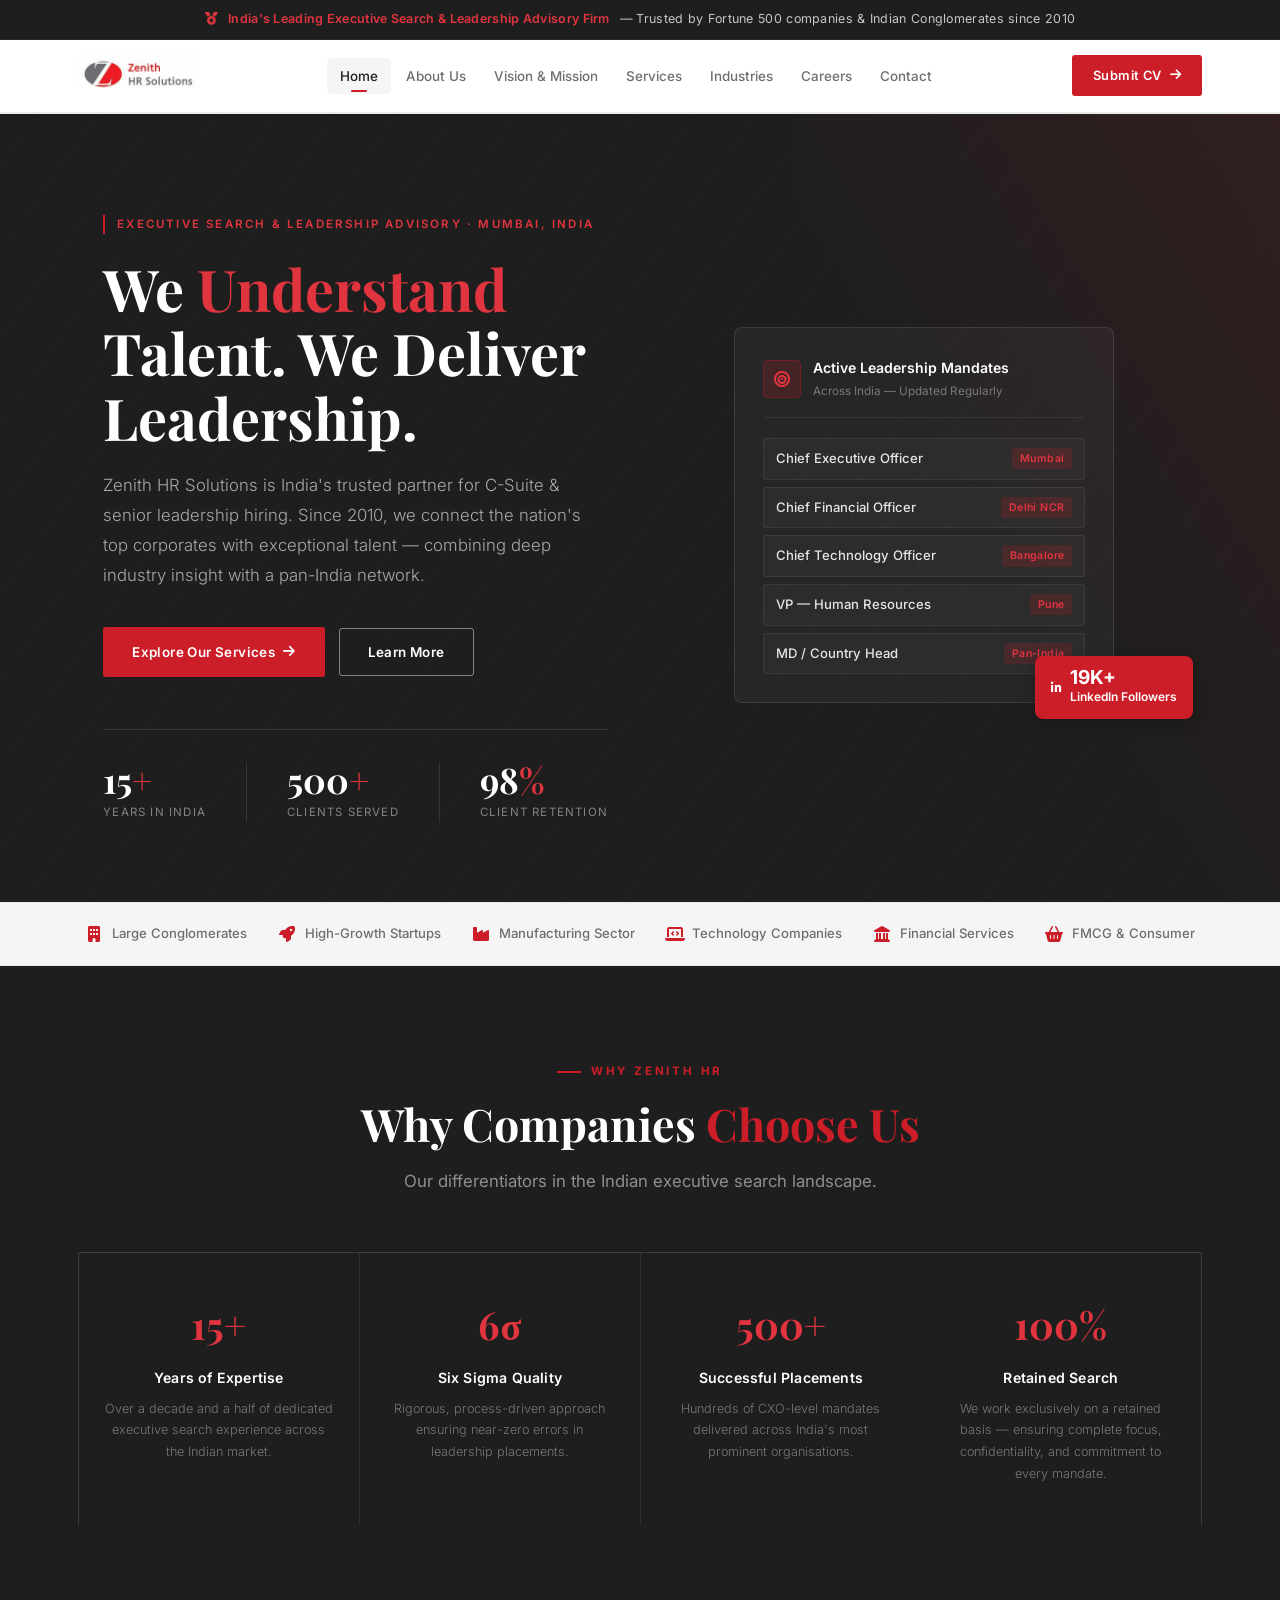
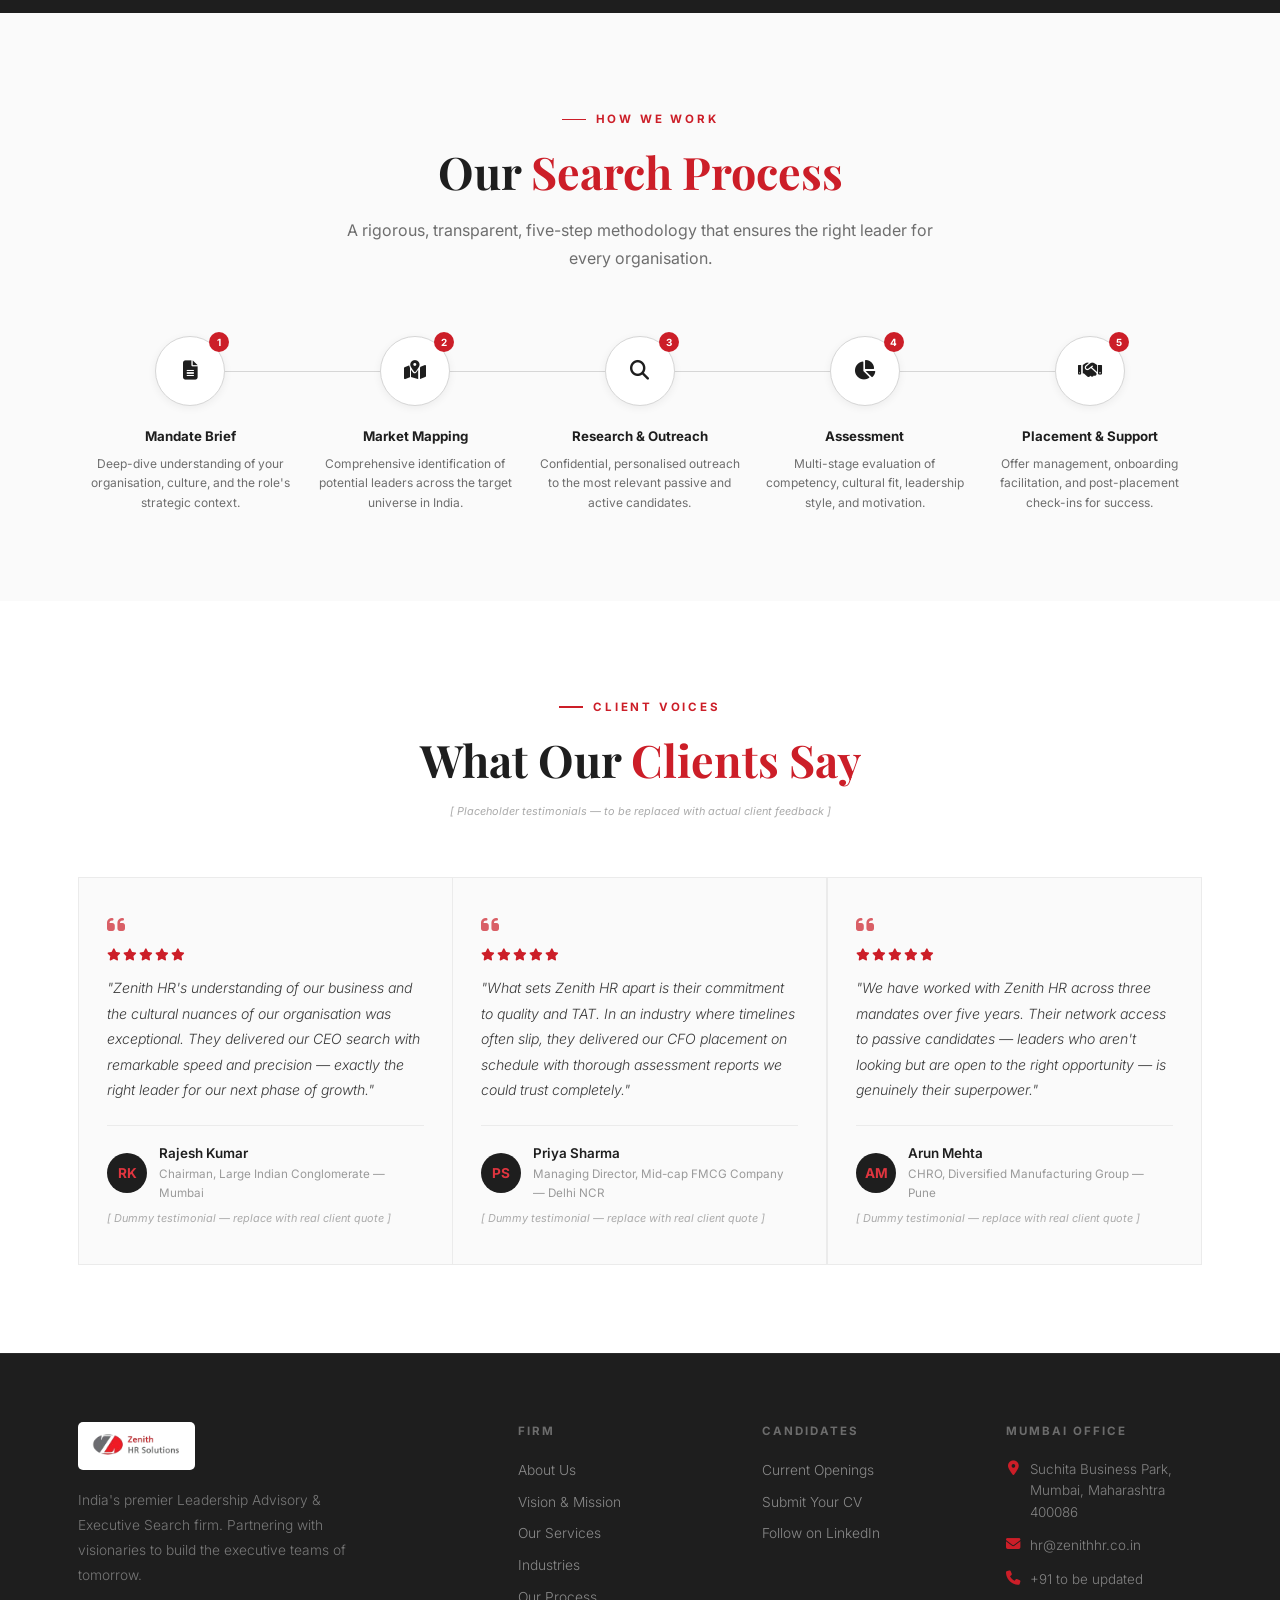
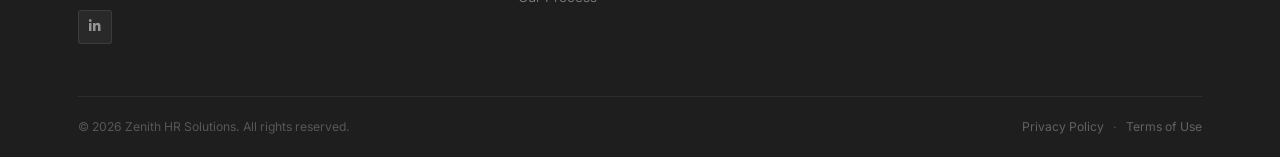
<file: index.html>
<!DOCTYPE html>
<html lang="en">
<head>
  <meta charset="UTF-8" />
  <meta name="viewport" content="width=device-width, initial-scale=1.0" />
  <meta name="description" content="Zenith HR Solutions – India's leading Leadership Advisory & Executive Search firm. Founded in 2010, partnering with corporates for top-level leadership hiring across India." />
  <meta name="keywords" content="executive search India, leadership hiring, HR solutions Mumbai, CXO recruitment, talent advisory, Zenith HR" />
  <title>Zenith HR Solutions | Leadership Advisory & Executive Search</title>
  <!-- Fonts -->
  <link rel="preconnect" href="https://fonts.googleapis.com" />
  <link rel="preconnect" href="https://fonts.gstatic.com" crossorigin />
  <link href="https://fonts.googleapis.com/css2?family=Inter:wght@300;400;500;600;700;800;900&family=Playfair+Display:ital,wght@0,600;0,700;1,600&display=swap" rel="stylesheet" />
  <!-- FontAwesome Icons -->
  <link rel="stylesheet" href="https://cdnjs.cloudflare.com/ajax/libs/font-awesome/6.5.0/css/all.min.css" />
  <!-- Stylesheet -->
  <link rel="stylesheet" href="css/style.css" />
</head>
<body>
  <!-- ═══════════════ RIBBON ═══════════════ -->
  <div class="ribbon">
    <i class="fa-solid fa-medal" aria-hidden="true"></i>
    <strong>India's Leading Executive Search &amp; Leadership Advisory Firm</strong>
    &mdash; Trusted by Fortune 500 companies &amp; Indian Conglomerates since 2010
  </div>
  <!-- ═══════════════ NAVBAR ═══════════════ -->
  <nav class="navbar" id="navbar" role="navigation" aria-label="Main navigation">
    <div class="container navbar-inner">
      <a href="index.html" class="logo-wrap" aria-label="Zenith HR Solutions — Home">
        <!--
          Logo image: update this path to your logo file.
          If placing the logo inside the project, copy it to:
            zenith-hr-v2/assets/zenith-logo.png
          Then change src to: assets/zenith-logo.png
        -->
        <img src="/assets/zenith-logo.png" alt="Zenith HR Solutions" id="logo-img" />
      </a>
      <div class="nav-links" id="navLinks">
        <a href="index.html" class="active">Home</a>
        <a href="about.html">About Us</a>
        <a href="vision.html">Vision &amp; Mission</a>
        <a href="services.html">Services</a>
        <a href="sectors.html">Industries</a>
        <a href="careers.html">Careers</a>
        <a href="#contact">Contact</a>
      </div>
      <div class="nav-cta">
        <a href="careers.html" class="btn-primary">
          Submit CV
          <i class="fa-solid fa-arrow-right" aria-hidden="true"></i>
        </a>
      </div>
      <button
        class="hamburger"
        id="hamburger"
        aria-label="Open navigation menu"
        aria-expanded="false"
        aria-controls="mobileMenu"
      >
        <span></span>
        <span></span>
        <span></span>
      </button>
    </div>
  </nav>
  <!-- ═══════════════ MOBILE MENU ═══════════════ -->
  <div class="mobile-menu" id="mobileMenu" role="dialog" aria-modal="true" aria-label="Mobile navigation">
    <button class="mobile-close" id="mobileClose" aria-label="Close menu">
      <i class="fa-solid fa-xmark" aria-hidden="true"></i>
    </button>
    <a href="index.html">Home</a>
    <a href="about.html">About Us</a>
    <a href="vision.html">Vision &amp; Mission</a>
    <a href="services.html">Services</a>
    <a href="sectors.html">Industries</a>
    <a href="careers.html">Careers</a>
    <a href="#contact">Contact</a>
    <a href="careers.html" class="btn-primary">
      Submit CV <i class="fa-solid fa-arrow-right" aria-hidden="true"></i>
    </a>
  </div>
  <!-- ═══════════════ HERO ═══════════════ -->
  <section class="hero" id="home">
    <div class="container hero-inner">
      <!-- Left: copy -->
      <div class="hero-content">
        <div class="hero-tag">
          Executive Search &amp; Leadership Advisory &middot; Mumbai, India
        </div>
        <h1>
          We <span class="highlight">Understand</span><br>
          Talent. We Deliver<br>Leadership.
        </h1>
        <p class="hero-desc">
          Zenith HR Solutions is India's trusted partner for C-Suite &amp; senior leadership hiring.
          Since 2010, we connect the nation's top corporates with exceptional talent &mdash; combining
          deep industry insight with a pan-India network.
        </p>
        <div class="hero-actions">
          <a href="services.html" class="btn-primary">
            Explore Our Services
            <i class="fa-solid fa-arrow-right" aria-hidden="true"></i>
          </a>
          <a href="about.html" class="btn-outline">Learn More</a>
        </div>
        <div class="hero-stats">
          <div class="hero-stat">
            <div class="hero-stat-num">15<span>+</span></div>
            <div class="hero-stat-lbl">Years in India</div>
          </div>
          <div class="hero-stat">
            <div class="hero-stat-num">500<span>+</span></div>
            <div class="hero-stat-lbl">Clients Served</div>
          </div>
          <div class="hero-stat">
            <div class="hero-stat-num">98<span>%</span></div>
            <div class="hero-stat-lbl">Client Retention</div>
          </div>
        </div>
      </div>
      <!-- Right: card -->
      <div class="hero-visual" aria-hidden="true">
        <div class="hero-card-main">
          <div class="hero-card-header">
            <div class="hero-card-icon">
              <i class="fa-solid fa-bullseye"></i>
            </div>
            <div>
              <div class="hero-card-title">Active Leadership Mandates</div>
              <div class="hero-card-sub">Across India &mdash; Updated Regularly</div>
            </div>
          </div>
          <div class="search-role-list">
            <div class="search-role-item">
              <span class="role-name">Chief Executive Officer</span>
              <span class="role-tag">Mumbai</span>
            </div>
            <div class="search-role-item">
              <span class="role-name">Chief Financial Officer</span>
              <span class="role-tag">Delhi NCR</span>
            </div>
            <div class="search-role-item">
              <span class="role-name">Chief Technology Officer</span>
              <span class="role-tag">Bangalore</span>
            </div>
            <div class="search-role-item">
              <span class="role-name">VP &mdash; Human Resources</span>
              <span class="role-tag">Pune</span>
            </div>
            <div class="search-role-item">
              <span class="role-name">MD / Country Head</span>
              <span class="role-tag">Pan-India</span>
            </div>
          </div>
        </div>
        <div class="hero-float-badge">
          <i class="fa-brands fa-linkedin-in"></i>
          <div>
            <strong>19K+</strong>
            LinkedIn Followers
          </div>
        </div>
      </div>
    </div>
  </section>
  <!-- ═══════════════ TRUST STRIP ═══════════════ -->
  <div class="trust-strip">
    <div class="container trust-inner">
      <div class="trust-item">
        <i class="fa-solid fa-building trust-item-icon" aria-hidden="true"></i>
        Large Conglomerates
      </div>
      <div class="trust-item">
        <i class="fa-solid fa-rocket trust-item-icon" aria-hidden="true"></i>
        High-Growth Startups
      </div>
      <div class="trust-item">
        <i class="fa-solid fa-industry trust-item-icon" aria-hidden="true"></i>
        Manufacturing Sector
      </div>
      <div class="trust-item">
        <i class="fa-solid fa-laptop-code trust-item-icon" aria-hidden="true"></i>
        Technology Companies
      </div>
      <div class="trust-item">
        <i class="fa-solid fa-landmark trust-item-icon" aria-hidden="true"></i>
        Financial Services
      </div>
      <div class="trust-item">
        <i class="fa-solid fa-basket-shopping trust-item-icon" aria-hidden="true"></i>
        FMCG &amp; Consumer
      </div>
    </div>
  </div>
  <!-- ═══════════════ WHY US ═══════════════ -->
  <section class="why-us" id="whyus">
    <div class="container">
      <div style="text-align: center; margin-bottom: 56px;">
        <div class="section-label" style="justify-content: center;">Why Zenith HR</div>
        <h2 class="section-title" style="color: var(--white);">
          Why Companies <span>Choose Us</span>
        </h2>
        <p style="font-size: 1.05rem; color: rgba(255,255,255,0.5); max-width: 580px; margin: 0 auto;">
          Our differentiators in the Indian executive search landscape.
        </p>
      </div>
      <div class="why-grid reveal">
        <div class="why-card">
          <div class="why-num">15+</div>
          <h4>Years of Expertise</h4>
          <p>Over a decade and a half of dedicated executive search experience across the Indian market.</p>
        </div>
        <div class="why-card">
          <div class="why-num">6&sigma;</div>
          <h4>Six Sigma Quality</h4>
          <p>Rigorous, process-driven approach ensuring near-zero errors in leadership placements.</p>
        </div>
        <div class="why-card">
          <div class="why-num">500+</div>
          <h4>Successful Placements</h4>
          <p>Hundreds of CXO-level mandates delivered across India's most prominent organisations.</p>
        </div>
        <div class="why-card">
          <div class="why-num">100%</div>
          <h4>Retained Search</h4>
          <p>We work exclusively on a retained basis &mdash; ensuring complete focus, confidentiality, and commitment to every mandate.</p>
        </div>
      </div>
    </div>
  </section>
  <!-- ═══════════════ PROCESS ═══════════════ -->
  <section class="process" id="process">
    <div class="container">
      <div style="text-align: center; margin-bottom: 64px;">
        <div class="section-label" style="justify-content: center;">How We Work</div>
        <h2 class="section-title">Our <span>Search Process</span></h2>
        <p class="section-subtitle" style="text-align: center; margin: 0 auto;">
          A rigorous, transparent, five-step methodology that ensures the right leader for every organisation.
        </p>
      </div>
      <div class="process-steps">
        <div class="process-step">
          <div class="step-circle">
            <span class="step-badge" aria-hidden="true">1</span>
            <i class="fa-solid fa-file-lines" aria-hidden="true"></i>
          </div>
          <h4>Mandate Brief</h4>
          <p>Deep-dive understanding of your organisation, culture, and the role's strategic context.</p>
        </div>
        <div class="process-step">
          <div class="step-circle">
            <span class="step-badge" aria-hidden="true">2</span>
            <i class="fa-solid fa-map-location-dot" aria-hidden="true"></i>
          </div>
          <h4>Market Mapping</h4>
          <p>Comprehensive identification of potential leaders across the target universe in India.</p>
        </div>
        <div class="process-step">
          <div class="step-circle">
            <span class="step-badge" aria-hidden="true">3</span>
            <i class="fa-solid fa-magnifying-glass" aria-hidden="true"></i>
          </div>
          <h4>Research &amp; Outreach</h4>
          <p>Confidential, personalised outreach to the most relevant passive and active candidates.</p>
        </div>
        <div class="process-step">
          <div class="step-circle">
            <span class="step-badge" aria-hidden="true">4</span>
            <i class="fa-solid fa-chart-pie" aria-hidden="true"></i>
          </div>
          <h4>Assessment</h4>
          <p>Multi-stage evaluation of competency, cultural fit, leadership style, and motivation.</p>
        </div>
        <div class="process-step">
          <div class="step-circle">
            <span class="step-badge" aria-hidden="true">5</span>
            <i class="fa-solid fa-handshake" aria-hidden="true"></i>
          </div>
          <h4>Placement &amp; Support</h4>
          <p>Offer management, onboarding facilitation, and post-placement check-ins for success.</p>
        </div>
      </div>
    </div>
  </section>
  <!-- ═══════════════ TESTIMONIALS ═══════════════ -->
  <section class="testimonials" id="testimonials">
    <div class="container">
      <div style="text-align: center; margin-bottom: 56px;">
        <div class="section-label" style="justify-content: center;">Client Voices</div>
        <h2 class="section-title">What Our <span>Clients Say</span></h2>
        <p class="dummy-note" style="margin-top: 8px;">
          [ Placeholder testimonials &mdash; to be replaced with actual client feedback ]
        </p>
      </div>
      <div class="testi-grid reveal">
        <div class="testi-card">
          <i class="fa-solid fa-quote-left testi-quote-icon" aria-hidden="true"></i>
          <div class="testi-stars" aria-label="5 out of 5 stars">
            <i class="fa-solid fa-star"></i><i class="fa-solid fa-star"></i>
            <i class="fa-solid fa-star"></i><i class="fa-solid fa-star"></i>
            <i class="fa-solid fa-star"></i>
          </div>
          <p class="testi-text">
            "Zenith HR's understanding of our business and the cultural nuances of our organisation
            was exceptional. They delivered our CEO search with remarkable speed and precision &mdash;
            exactly the right leader for our next phase of growth."
          </p>
          <div class="testi-author">
            <div class="testi-avatar" aria-hidden="true">RK</div>
            <div>
              <div class="testi-name">Rajesh Kumar</div>
              <div class="testi-role">Chairman, Large Indian Conglomerate &mdash; Mumbai</div>
            </div>
          </div>
          <p class="dummy-note">[ Dummy testimonial &mdash; replace with real client quote ]</p>
        </div>
        <div class="testi-card">
          <i class="fa-solid fa-quote-left testi-quote-icon" aria-hidden="true"></i>
          <div class="testi-stars" aria-label="5 out of 5 stars">
            <i class="fa-solid fa-star"></i><i class="fa-solid fa-star"></i>
            <i class="fa-solid fa-star"></i><i class="fa-solid fa-star"></i>
            <i class="fa-solid fa-star"></i>
          </div>
          <p class="testi-text">
            "What sets Zenith HR apart is their commitment to quality and TAT. In an industry where
            timelines often slip, they delivered our CFO placement on schedule with thorough assessment
            reports we could trust completely."
          </p>
          <div class="testi-author">
            <div class="testi-avatar" aria-hidden="true">PS</div>
            <div>
              <div class="testi-name">Priya Sharma</div>
              <div class="testi-role">Managing Director, Mid-cap FMCG Company &mdash; Delhi NCR</div>
            </div>
          </div>
          <p class="dummy-note">[ Dummy testimonial &mdash; replace with real client quote ]</p>
        </div>
        <div class="testi-card">
          <i class="fa-solid fa-quote-left testi-quote-icon" aria-hidden="true"></i>
          <div class="testi-stars" aria-label="5 out of 5 stars">
            <i class="fa-solid fa-star"></i><i class="fa-solid fa-star"></i>
            <i class="fa-solid fa-star"></i><i class="fa-solid fa-star"></i>
            <i class="fa-solid fa-star"></i>
          </div>
          <p class="testi-text">
            "We have worked with Zenith HR across three mandates over five years. Their network access
            to passive candidates &mdash; leaders who aren't looking but are open to the right opportunity
            &mdash; is genuinely their superpower."
          </p>
          <div class="testi-author">
            <div class="testi-avatar" aria-hidden="true">AM</div>
            <div>
              <div class="testi-name">Arun Mehta</div>
              <div class="testi-role">CHRO, Diversified Manufacturing Group &mdash; Pune</div>
            </div>
          </div>
          <p class="dummy-note">[ Dummy testimonial &mdash; replace with real client quote ]</p>
        </div>
      </div>
    </div>
  </section>
  <!-- ═══════════════ FOOTER ═══════════════ -->
  <footer class="footer" id="contact">
    <div class="container">
      <div class="footer-grid">
        <!-- Brand -->
        <div class="footer-brand">
          <img src="/assets/zenith-transparent.png" alt="Zenith HR Solutions" class="footer-logo" />
          <p>
            India's premier Leadership Advisory &amp; Executive Search firm. Partnering with visionaries
            to build the executive teams of tomorrow.
          </p>
          <div class="footer-social">
            <a
              href="https://in.linkedin.com/company/zenith-hr-solutions"
              target="_blank"
              rel="noopener noreferrer"
              class="social-btn"
              aria-label="Zenith HR on LinkedIn"
            >
              <i class="fa-brands fa-linkedin-in" aria-hidden="true"></i>
            </a>
          </div>
        </div>
        <!-- Firm links -->
        <div class="footer-col">
          <h4>Firm</h4>
          <nav class="footer-links" aria-label="Footer firm navigation">
            <a href="about.html">About Us</a>
            <a href="vision.html">Vision &amp; Mission</a>
            <a href="services.html">Our Services</a>
            <a href="sectors.html">Industries</a>
            <a href="index.html#process">Our Process</a>
          </nav>
        </div>
        <!-- Candidates -->
        <div class="footer-col">
          <h4>Candidates</h4>
          <nav class="footer-links" aria-label="Footer candidate navigation">
            <a href="careers.html">Current Openings</a>
            <a href="mailto:hr@zenithhr.co.in">Submit Your CV</a>
            <a href="https://in.linkedin.com/company/zenith-hr-solutions" target="_blank" rel="noopener noreferrer">Follow on LinkedIn</a>
          </nav>
        </div>
        <!-- Contact -->
        <div class="footer-col" id="contact-details">
          <h4>Mumbai Office</h4>
          <address style="font-style: normal;">
            <div class="footer-info-item">
              <i class="fa-solid fa-location-dot" aria-hidden="true"></i>
              <span>
                Suchita Business Park,<br>
                Mumbai, Maharashtra 400086<br>
                
              </span>
            </div>
            <div class="footer-info-item">
              <i class="fa-solid fa-envelope" aria-hidden="true"></i>
              <a href="mailto:hr@zenithhr.co.in">hr@zenithhr.co.in</a>
            </div>
            <div class="footer-info-item">
              <i class="fa-solid fa-phone" aria-hidden="true"></i>
              <span>+91 to be updated</span>
            </div>
          </address>
        </div>
      </div><!-- /footer-grid -->
      <div class="footer-bottom">
        <p>&copy; 2026 Zenith HR Solutions. All rights reserved.</p>
        <div>
          <a href="#">Privacy Policy</a>
          &ensp;&middot;&ensp;
          <a href="#">Terms of Use</a>
        </div>
      </div>
    </div>
  </footer>
  <!-- ═══════════════ SCROLL TO TOP ═══════════════ -->
  <button id="scrollTopBtn" aria-label="Scroll back to top">
    <i class="fa-solid fa-chevron-up" aria-hidden="true"></i>
  </button>
  <!-- Scripts -->
  <script src="js/main.js" defer></script>
</body>
</html>
</file>
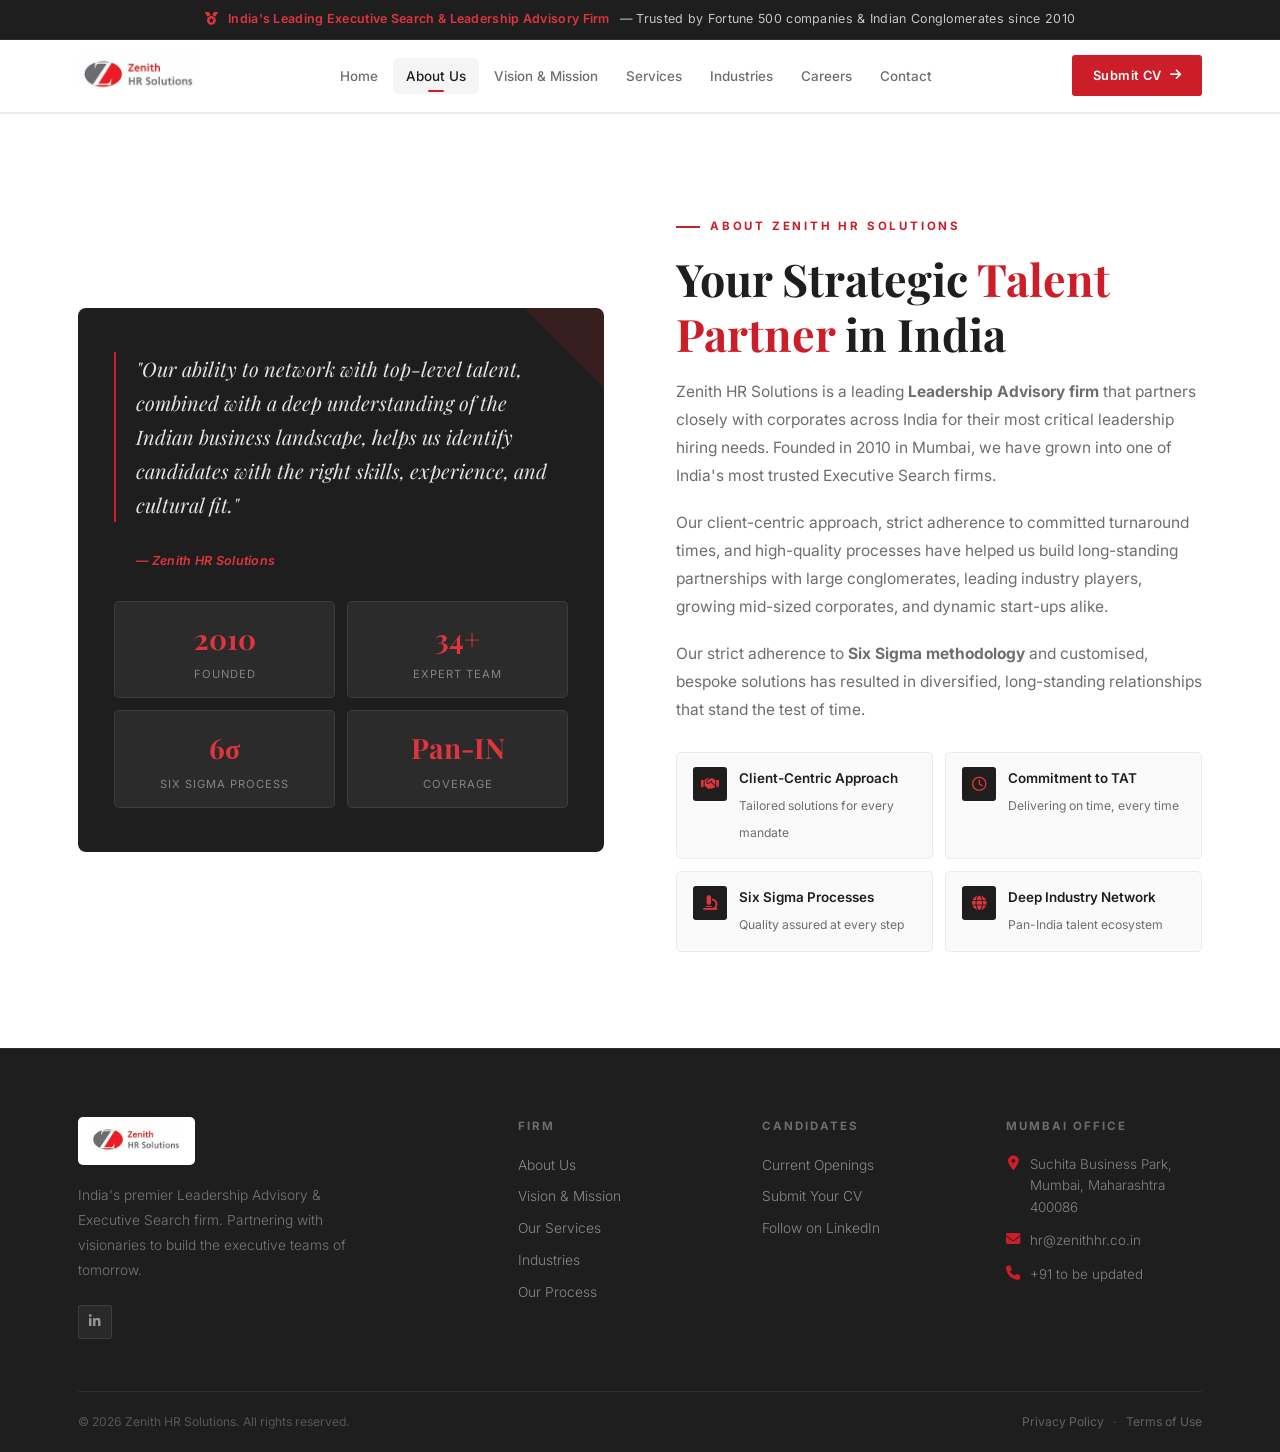
<file: about.html>
<!DOCTYPE html>
<html lang="en">
<head>
  <meta charset="UTF-8" />
  <meta name="viewport" content="width=device-width, initial-scale=1.0" />
  <meta name="description" content="Learn about Zenith HR Solutions, India's trusted Leadership Advisory & Executive Search firm founded in 2010." />
  <meta name="keywords" content="executive search India, leadership hiring, HR solutions Mumbai, CXO recruitment, talent advisory, Zenith HR" />
  <title>About Us | Zenith HR Solutions</title>
  <!-- Fonts -->
  <link rel="preconnect" href="https://fonts.googleapis.com" />
  <link rel="preconnect" href="https://fonts.gstatic.com" crossorigin />
  <link href="https://fonts.googleapis.com/css2?family=Inter:wght@300;400;500;600;700;800;900&family=Playfair+Display:ital,wght@0,600;0,700;1,600&display=swap" rel="stylesheet" />
  <!-- FontAwesome Icons -->
  <link rel="stylesheet" href="https://cdnjs.cloudflare.com/ajax/libs/font-awesome/6.5.0/css/all.min.css" />
  <!-- Stylesheet -->
  <link rel="stylesheet" href="css/style.css" />
</head>
<body>
  <!-- ═══════════════ RIBBON ═══════════════ -->
  <div class="ribbon">
    <i class="fa-solid fa-medal" aria-hidden="true"></i>
    <strong>India's Leading Executive Search &amp; Leadership Advisory Firm</strong>
    &mdash; Trusted by Fortune 500 companies &amp; Indian Conglomerates since 2010
  </div>
  <!-- ═══════════════ NAVBAR ═══════════════ -->
  <nav class="navbar" id="navbar" role="navigation" aria-label="Main navigation">
    <div class="container navbar-inner">
      <a href="index.html" class="logo-wrap" aria-label="Zenith HR Solutions — Home">
        <!--
          Logo image: update this path to your logo file.
          If placing the logo inside the project, copy it to:
            zenith-hr-v2/assets/zenith-logo.png
          Then change src to: assets/zenith-logo.png
        -->
        <img src="/assets/zenith-logo.png" alt="Zenith HR Solutions" id="logo-img" />
      </a>
      <div class="nav-links" id="navLinks">
        <a href="index.html">Home</a>
        <a href="about.html" class="active">About Us</a>
        <a href="vision.html">Vision &amp; Mission</a>
        <a href="services.html">Services</a>
        <a href="sectors.html">Industries</a>
        <a href="careers.html">Careers</a>
        <a href="#contact">Contact</a>
      </div>
      <div class="nav-cta">
        <a href="careers.html" class="btn-primary">
          Submit CV
          <i class="fa-solid fa-arrow-right" aria-hidden="true"></i>
        </a>
      </div>
      <button
        class="hamburger"
        id="hamburger"
        aria-label="Open navigation menu"
        aria-expanded="false"
        aria-controls="mobileMenu"
      >
        <span></span>
        <span></span>
        <span></span>
      </button>
    </div>
  </nav>
  <!-- ═══════════════ MOBILE MENU ═══════════════ -->
  <div class="mobile-menu" id="mobileMenu" role="dialog" aria-modal="true" aria-label="Mobile navigation">
    <button class="mobile-close" id="mobileClose" aria-label="Close menu">
      <i class="fa-solid fa-xmark" aria-hidden="true"></i>
    </button>
    <a href="index.html">Home</a>
    <a href="about.html">About Us</a>
    <a href="vision.html">Vision &amp; Mission</a>
    <a href="services.html">Services</a>
    <a href="sectors.html">Industries</a>
    <a href="careers.html">Careers</a>
    <a href="#contact">Contact</a>
    <a href="careers.html" class="btn-primary">
      Submit CV <i class="fa-solid fa-arrow-right" aria-hidden="true"></i>
    </a>
  </div>
  <!-- ═══════════════ ABOUT ═══════════════ -->
  <section class="about" id="about">
    <div class="container">
      <div class="about-grid">
        <!-- Left: Quote card -->
        <div class="about-image-wrap">
          <div class="about-img-card">
            <blockquote class="about-quote">
              "Our ability to network with top-level talent, combined with a deep understanding
              of the Indian business landscape, helps us identify candidates with the right skills,
              experience, and cultural fit."
            </blockquote>
            <cite class="about-quote-cite">&mdash; Zenith HR Solutions</cite>
            <div class="about-metrics">
              <div class="about-metric-card">
                <div class="about-metric-val">2010</div>
                <div class="about-metric-lbl">Founded</div>
              </div>
              <div class="about-metric-card">
                <div class="about-metric-val">34+</div>
                <div class="about-metric-lbl">Expert Team</div>
              </div>
              <div class="about-metric-card">
                <div class="about-metric-val">6&sigma;</div>
                <div class="about-metric-lbl">Six Sigma Process</div>
              </div>
              <div class="about-metric-card">
                <div class="about-metric-val">Pan-IN</div>
                <div class="about-metric-lbl">Coverage</div>
              </div>
            </div>
          </div>
        </div>
        <!-- Right: Content -->
        <div class="about-content">
          <div class="section-label">About Zenith HR Solutions</div>
          <h2 class="section-title">Your Strategic <span>Talent Partner</span> in India</h2>
          <p>
            Zenith HR Solutions is a leading <strong>Leadership Advisory firm</strong> that partners closely with
            corporates across India for their most critical leadership hiring needs. Founded in 2010
            in Mumbai, we have grown into one of India's most trusted Executive Search firms.
          </p>
          <p>
            Our client-centric approach, strict adherence to committed turnaround times, and high-quality
            processes have helped us build long-standing partnerships with large conglomerates, leading
            industry players, growing mid-sized corporates, and dynamic start-ups alike.
          </p>
          <p>
            Our strict adherence to <strong>Six Sigma methodology</strong> and customised, bespoke solutions
            has resulted in diversified, long-standing relationships that stand the test of time.
          </p>
          <div class="about-pillars reveal">
            <div class="about-pillar">
              <div class="pillar-icon" aria-hidden="true">
                <i class="fa-solid fa-handshake"></i>
              </div>
              <div class="pillar-text">
                <strong>Client-Centric Approach</strong>
                <span>Tailored solutions for every mandate</span>
              </div>
            </div>
            <div class="about-pillar">
              <div class="pillar-icon" aria-hidden="true">
                <i class="fa-regular fa-clock"></i>
              </div>
              <div class="pillar-text">
                <strong>Commitment to TAT</strong>
                <span>Delivering on time, every time</span>
              </div>
            </div>
            <div class="about-pillar">
              <div class="pillar-icon" aria-hidden="true">
                <i class="fa-solid fa-microscope"></i>
              </div>
              <div class="pillar-text">
                <strong>Six Sigma Processes</strong>
                <span>Quality assured at every step</span>
              </div>
            </div>
            <div class="about-pillar">
              <div class="pillar-icon" aria-hidden="true">
                <i class="fa-solid fa-globe"></i>
              </div>
              <div class="pillar-text">
                <strong>Deep Industry Network</strong>
                <span>Pan-India talent ecosystem</span>
              </div>
            </div>
          </div>
        </div>
      </div>
    </div>
  </section>
  <!-- ═══════════════ FOOTER ═══════════════ -->
  <footer class="footer" id="contact">
    <div class="container">
      <div class="footer-grid">
        <!-- Brand -->
        <div class="footer-brand">
          <img src="/assets/zenith-logo.png" alt="Zenith HR Solutions" class="footer-logo" />
          <p>
            India's premier Leadership Advisory &amp; Executive Search firm. Partnering with visionaries
            to build the executive teams of tomorrow.
          </p>
          <div class="footer-social">
            <a
              href="https://in.linkedin.com/company/zenith-hr-solutions"
              target="_blank"
              rel="noopener noreferrer"
              class="social-btn"
              aria-label="Zenith HR on LinkedIn"
            >
              <i class="fa-brands fa-linkedin-in" aria-hidden="true"></i>
            </a>
          </div>
        </div>
        <!-- Firm links -->
        <div class="footer-col">
          <h4>Firm</h4>
          <nav class="footer-links" aria-label="Footer firm navigation">
            <a href="about.html">About Us</a>
            <a href="vision.html">Vision &amp; Mission</a>
            <a href="services.html">Our Services</a>
            <a href="sectors.html">Industries</a>
            <a href="index.html#process">Our Process</a>
          </nav>
        </div>
        <!-- Candidates -->
        <div class="footer-col">
          <h4>Candidates</h4>
          <nav class="footer-links" aria-label="Footer candidate navigation">
            <a href="careers.html">Current Openings</a>
            <a href="mailto:hr@zenithhr.co.in">Submit Your CV</a>
            <a href="https://in.linkedin.com/company/zenith-hr-solutions" target="_blank" rel="noopener noreferrer">Follow on LinkedIn</a>
          </nav>
        </div>
        <!-- Contact -->
        <div class="footer-col" id="contact-details">
          <h4>Mumbai Office</h4>
          <address style="font-style: normal;">
            <div class="footer-info-item">
              <i class="fa-solid fa-location-dot" aria-hidden="true"></i>
              <span>
                Suchita Business Park,<br>
                Mumbai, Maharashtra 400086<br>
                
              </span>
            </div>
            <div class="footer-info-item">
              <i class="fa-solid fa-envelope" aria-hidden="true"></i>
              <a href="mailto:hr@zenithhr.co.in">hr@zenithhr.co.in</a>
            </div>
            <div class="footer-info-item">
              <i class="fa-solid fa-phone" aria-hidden="true"></i>
              <span>+91 to be updated</span>
            </div>
          </address>
        </div>
      </div><!-- /footer-grid -->
      <div class="footer-bottom">
        <p>&copy; 2026 Zenith HR Solutions. All rights reserved.</p>
        <div>
          <a href="#">Privacy Policy</a>
          &ensp;&middot;&ensp;
          <a href="#">Terms of Use</a>
        </div>
      </div>
    </div>
  </footer>
  <!-- ═══════════════ SCROLL TO TOP ═══════════════ -->
  <button id="scrollTopBtn" aria-label="Scroll back to top">
    <i class="fa-solid fa-chevron-up" aria-hidden="true"></i>
  </button>
  <!-- Scripts -->
  <script src="js/main.js" defer></script>
</body>
</html>
</file>
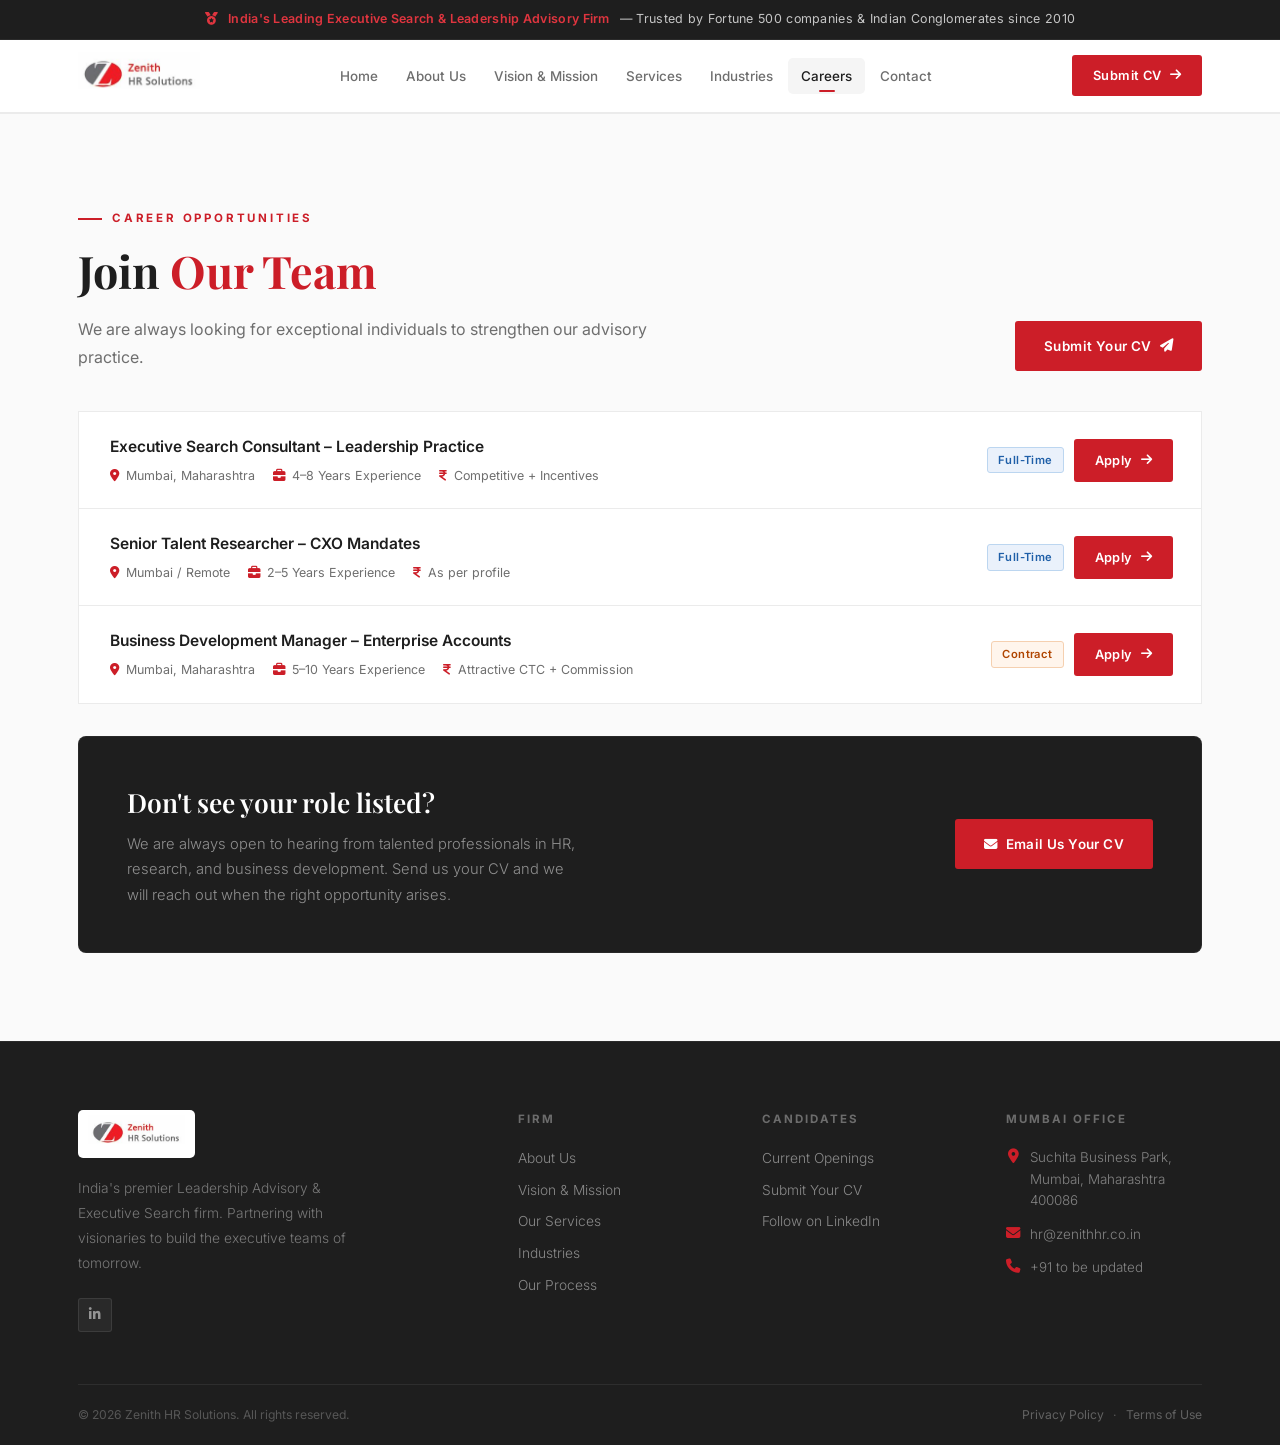
<file: careers.html>
<!DOCTYPE html>
<html lang="en">
<head>
  <meta charset="UTF-8" />
  <meta name="viewport" content="width=device-width, initial-scale=1.0" />
  <meta name="description" content="Explore current job openings and career opportunities at Zenith HR Solutions, India's leading Executive Search firm." />
  <meta name="keywords" content="executive search India, leadership hiring, HR solutions Mumbai, CXO recruitment, talent advisory, Zenith HR" />
  <title>Careers | Zenith HR Solutions</title>
  <!-- Fonts -->
  <link rel="preconnect" href="https://fonts.googleapis.com" />
  <link rel="preconnect" href="https://fonts.gstatic.com" crossorigin />
  <link href="https://fonts.googleapis.com/css2?family=Inter:wght@300;400;500;600;700;800;900&family=Playfair+Display:ital,wght@0,600;0,700;1,600&display=swap" rel="stylesheet" />
  <!-- FontAwesome Icons -->
  <link rel="stylesheet" href="https://cdnjs.cloudflare.com/ajax/libs/font-awesome/6.5.0/css/all.min.css" />
  <!-- Stylesheet -->
  <link rel="stylesheet" href="css/style.css" />
</head>
<body>
  <!-- ═══════════════ RIBBON ═══════════════ -->
  <div class="ribbon">
    <i class="fa-solid fa-medal" aria-hidden="true"></i>
    <strong>India's Leading Executive Search &amp; Leadership Advisory Firm</strong>
    &mdash; Trusted by Fortune 500 companies &amp; Indian Conglomerates since 2010
  </div>
  <!-- ═══════════════ NAVBAR ═══════════════ -->
  <nav class="navbar" id="navbar" role="navigation" aria-label="Main navigation">
    <div class="container navbar-inner">
      <a href="index.html" class="logo-wrap" aria-label="Zenith HR Solutions — Home">
        <!--
          Logo image: update this path to your logo file.
          If placing the logo inside the project, copy it to:
            zenith-hr-v2/assets/zenith-logo.png
          Then change src to: assets/zenith-logo.png
        -->
        <img src="/assets/zenith-logo.png" alt="Zenith HR Solutions" id="logo-img" />
      </a>
      <div class="nav-links" id="navLinks">
        <a href="index.html">Home</a>
        <a href="about.html">About Us</a>
        <a href="vision.html">Vision &amp; Mission</a>
        <a href="services.html">Services</a>
        <a href="sectors.html">Industries</a>
        <a href="careers.html" class="active">Careers</a>
        <a href="#contact">Contact</a>
      </div>
      <div class="nav-cta">
        <a href="careers.html" class="btn-primary">
          Submit CV
          <i class="fa-solid fa-arrow-right" aria-hidden="true"></i>
        </a>
      </div>
      <button
        class="hamburger"
        id="hamburger"
        aria-label="Open navigation menu"
        aria-expanded="false"
        aria-controls="mobileMenu"
      >
        <span></span>
        <span></span>
        <span></span>
      </button>
    </div>
  </nav>
  <!-- ═══════════════ MOBILE MENU ═══════════════ -->
  <div class="mobile-menu" id="mobileMenu" role="dialog" aria-modal="true" aria-label="Mobile navigation">
    <button class="mobile-close" id="mobileClose" aria-label="Close menu">
      <i class="fa-solid fa-xmark" aria-hidden="true"></i>
    </button>
    <a href="index.html">Home</a>
    <a href="about.html">About Us</a>
    <a href="vision.html">Vision &amp; Mission</a>
    <a href="services.html">Services</a>
    <a href="sectors.html">Industries</a>
    <a href="careers.html">Careers</a>
    <a href="#contact">Contact</a>
    <a href="careers.html" class="btn-primary">
      Submit CV <i class="fa-solid fa-arrow-right" aria-hidden="true"></i>
    </a>
  </div>
  <!-- ═══════════════ CAREERS ═══════════════ -->
  <section class="careers" id="careers">
    <div class="container">
      <div class="careers-header">
        <div>
          <div class="section-label">Career Opportunities</div>
          <h2 class="section-title">Join <span>Our Team</span></h2>
          <p class="section-subtitle" style="margin-bottom: 0;">
            We are always looking for exceptional individuals to strengthen our advisory practice.
          </p>
        </div>
        <a href="mailto:hr@zenithhr.co.in" class="btn-primary">
          Submit Your CV
          <i class="fa-solid fa-paper-plane" aria-hidden="true"></i>
        </a>
      </div>
      <div class="job-listings">
        <div class="job-card">
          <div class="job-info">
            <div class="job-title">Executive Search Consultant – Leadership Practice</div>
            <div class="job-meta">
              <span><i class="fa-solid fa-location-dot" aria-hidden="true"></i> Mumbai, Maharashtra</span>
              <span><i class="fa-solid fa-briefcase" aria-hidden="true"></i> 4–8 Years Experience</span>
              <span><i class="fa-solid fa-indian-rupee-sign" aria-hidden="true"></i> Competitive + Incentives</span>
            </div>
          </div>
          <div class="job-badges">
            <span class="job-type full-time">Full-Time</span>
            <a href="mailto:hr@zenithhr.co.in" class="btn-primary" style="padding: 10px 20px; font-size: 0.8rem;">
              Apply <i class="fa-solid fa-arrow-right" aria-hidden="true"></i>
            </a>
          </div>
        </div>
        <div class="job-card">
          <div class="job-info">
            <div class="job-title">Senior Talent Researcher – CXO Mandates</div>
            <div class="job-meta">
              <span><i class="fa-solid fa-location-dot" aria-hidden="true"></i> Mumbai / Remote</span>
              <span><i class="fa-solid fa-briefcase" aria-hidden="true"></i> 2–5 Years Experience</span>
              <span><i class="fa-solid fa-indian-rupee-sign" aria-hidden="true"></i> As per profile</span>
            </div>
          </div>
          <div class="job-badges">
            <span class="job-type full-time">Full-Time</span>
            <a href="mailto:hr@zenithhr.co.in" class="btn-primary" style="padding: 10px 20px; font-size: 0.8rem;">
              Apply <i class="fa-solid fa-arrow-right" aria-hidden="true"></i>
            </a>
          </div>
        </div>
        <div class="job-card">
          <div class="job-info">
            <div class="job-title">Business Development Manager – Enterprise Accounts</div>
            <div class="job-meta">
              <span><i class="fa-solid fa-location-dot" aria-hidden="true"></i> Mumbai, Maharashtra</span>
              <span><i class="fa-solid fa-briefcase" aria-hidden="true"></i> 5–10 Years Experience</span>
              <span><i class="fa-solid fa-indian-rupee-sign" aria-hidden="true"></i> Attractive CTC + Commission</span>
            </div>
          </div>
          <div class="job-badges">
            <span class="job-type contract">Contract</span>
            <a href="mailto:hr@zenithhr.co.in" class="btn-primary" style="padding: 10px 20px; font-size: 0.8rem;">
              Apply <i class="fa-solid fa-arrow-right" aria-hidden="true"></i>
            </a>
          </div>
        </div>
      </div>
      <div class="careers-cta">
        <div>
          <h3>Don't see your role listed?</h3>
          <p>
            We are always open to hearing from talented professionals in HR, research, and business development.
            Send us your CV and we will reach out when the right opportunity arises.
          </p>
        </div>
        <a href="mailto:hr@zenithhr.co.in" class="btn-primary">
          <i class="fa-solid fa-envelope" aria-hidden="true"></i>
          Email Us Your CV
        </a>
      </div>
    </div>
  </section>
  <!-- ═══════════════ FOOTER ═══════════════ -->
  <footer class="footer" id="contact">
    <div class="container">
      <div class="footer-grid">
        <!-- Brand -->
        <div class="footer-brand">
          <img src="/assets/zenith-logo.png" alt="Zenith HR Solutions" class="footer-logo" />
          <p>
            India's premier Leadership Advisory &amp; Executive Search firm. Partnering with visionaries
            to build the executive teams of tomorrow.
          </p>
          <div class="footer-social">
            <a
              href="https://in.linkedin.com/company/zenith-hr-solutions"
              target="_blank"
              rel="noopener noreferrer"
              class="social-btn"
              aria-label="Zenith HR on LinkedIn"
            >
              <i class="fa-brands fa-linkedin-in" aria-hidden="true"></i>
            </a>
          </div>
        </div>
        <!-- Firm links -->
        <div class="footer-col">
          <h4>Firm</h4>
          <nav class="footer-links" aria-label="Footer firm navigation">
            <a href="about.html">About Us</a>
            <a href="vision.html">Vision &amp; Mission</a>
            <a href="services.html">Our Services</a>
            <a href="sectors.html">Industries</a>
            <a href="index.html#process">Our Process</a>
          </nav>
        </div>
        <!-- Candidates -->
        <div class="footer-col">
          <h4>Candidates</h4>
          <nav class="footer-links" aria-label="Footer candidate navigation">
            <a href="careers.html">Current Openings</a>
            <a href="mailto:hr@zenithhr.co.in">Submit Your CV</a>
            <a href="https://in.linkedin.com/company/zenith-hr-solutions" target="_blank" rel="noopener noreferrer">Follow on LinkedIn</a>
          </nav>
        </div>
        <!-- Contact -->
        <div class="footer-col" id="contact-details">
          <h4>Mumbai Office</h4>
          <address style="font-style: normal;">
            <div class="footer-info-item">
              <i class="fa-solid fa-location-dot" aria-hidden="true"></i>
              <span>
                Suchita Business Park,<br>
                Mumbai, Maharashtra 400086<br>
                
              </span>
            </div>
            <div class="footer-info-item">
              <i class="fa-solid fa-envelope" aria-hidden="true"></i>
              <a href="mailto:hr@zenithhr.co.in">hr@zenithhr.co.in</a>
            </div>
            <div class="footer-info-item">
              <i class="fa-solid fa-phone" aria-hidden="true"></i>
              <span>+91 to be updated</span>
            </div>
          </address>
        </div>
      </div><!-- /footer-grid -->
      <div class="footer-bottom">
        <p>&copy; 2026 Zenith HR Solutions. All rights reserved.</p>
        <div>
          <a href="#">Privacy Policy</a>
          &ensp;&middot;&ensp;
          <a href="#">Terms of Use</a>
        </div>
      </div>
    </div>
  </footer>
  <!-- ═══════════════ SCROLL TO TOP ═══════════════ -->
  <button id="scrollTopBtn" aria-label="Scroll back to top">
    <i class="fa-solid fa-chevron-up" aria-hidden="true"></i>
  </button>
  <!-- Scripts -->
  <script src="js/main.js" defer></script>
</body>
</html>
</file>
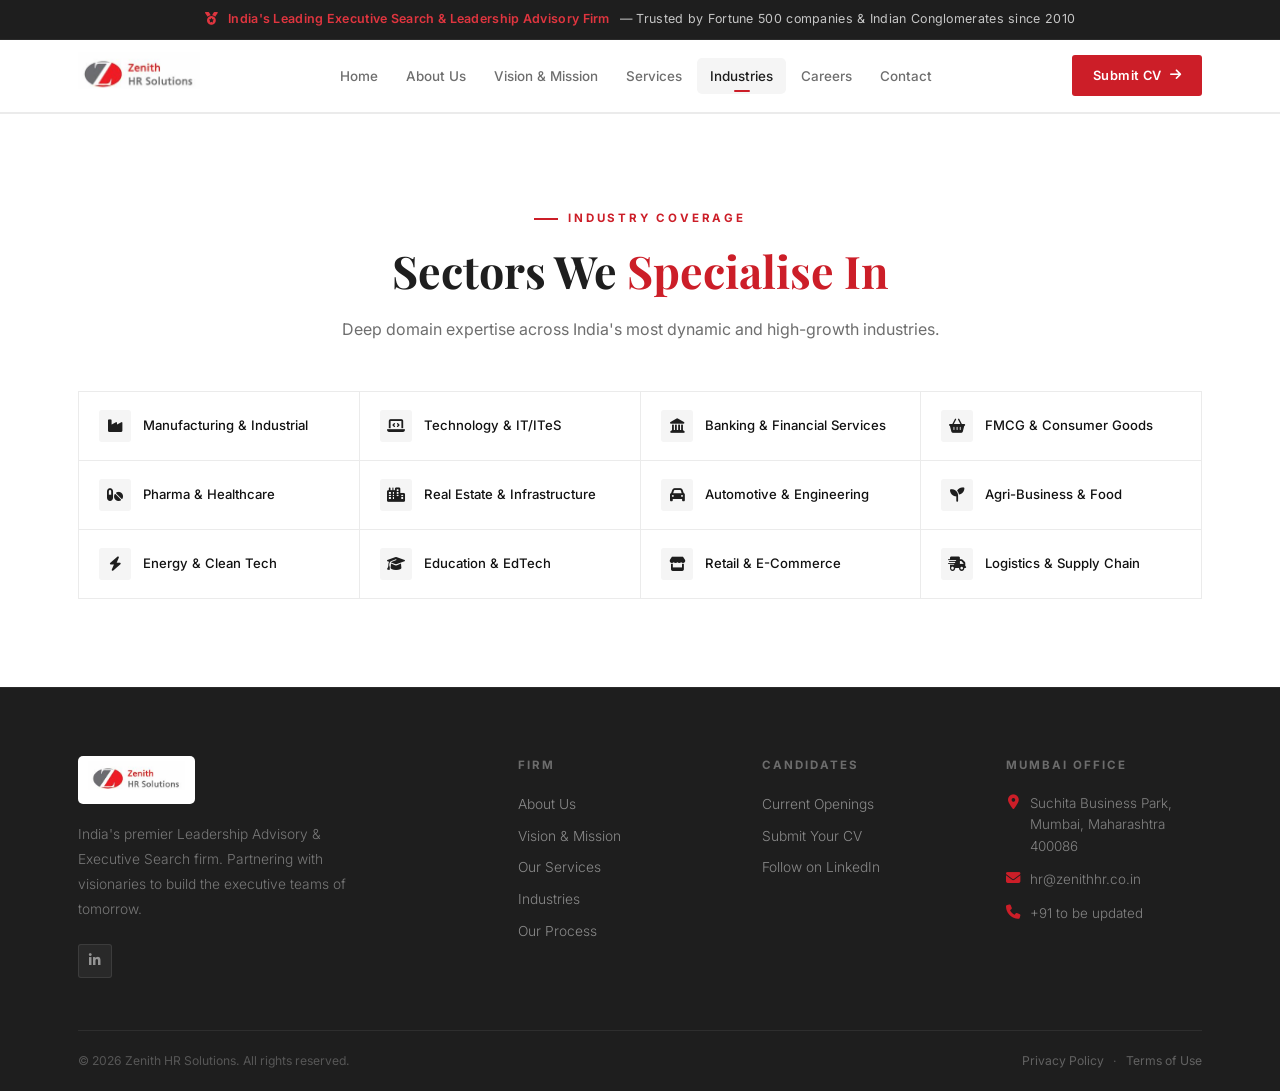
<file: sectors.html>
<!DOCTYPE html>
<html lang="en">
<head>
  <meta charset="UTF-8" />
  <meta name="viewport" content="width=device-width, initial-scale=1.0" />
  <meta name="description" content="Zenith HR Solutions specialises across manufacturing, technology, BFSI, FMCG, pharma, real estate and more sectors in India." />
  <meta name="keywords" content="executive search India, leadership hiring, HR solutions Mumbai, CXO recruitment, talent advisory, Zenith HR" />
  <title>Industries We Serve | Zenith HR Solutions</title>
  <!-- Fonts -->
  <link rel="preconnect" href="https://fonts.googleapis.com" />
  <link rel="preconnect" href="https://fonts.gstatic.com" crossorigin />
  <link href="https://fonts.googleapis.com/css2?family=Inter:wght@300;400;500;600;700;800;900&family=Playfair+Display:ital,wght@0,600;0,700;1,600&display=swap" rel="stylesheet" />
  <!-- FontAwesome Icons -->
  <link rel="stylesheet" href="https://cdnjs.cloudflare.com/ajax/libs/font-awesome/6.5.0/css/all.min.css" />
  <!-- Stylesheet -->
  <link rel="stylesheet" href="css/style.css" />
</head>
<body>
  <!-- ═══════════════ RIBBON ═══════════════ -->
  <div class="ribbon">
    <i class="fa-solid fa-medal" aria-hidden="true"></i>
    <strong>India's Leading Executive Search &amp; Leadership Advisory Firm</strong>
    &mdash; Trusted by Fortune 500 companies &amp; Indian Conglomerates since 2010
  </div>
  <!-- ═══════════════ NAVBAR ═══════════════ -->
  <nav class="navbar" id="navbar" role="navigation" aria-label="Main navigation">
    <div class="container navbar-inner">
      <a href="index.html" class="logo-wrap" aria-label="Zenith HR Solutions — Home">
        <!--
          Logo image: update this path to your logo file.
          If placing the logo inside the project, copy it to:
            zenith-hr-v2/assets/zenith-logo.png
          Then change src to: assets/zenith-logo.png
        -->
        <img src="/assets/zenith-logo.png" alt="Zenith HR Solutions" id="logo-img" />
      </a>
      <div class="nav-links" id="navLinks">
        <a href="index.html">Home</a>
        <a href="about.html">About Us</a>
        <a href="vision.html">Vision &amp; Mission</a>
        <a href="services.html">Services</a>
        <a href="sectors.html" class="active">Industries</a>
        <a href="careers.html">Careers</a>
        <a href="#contact">Contact</a>
      </div>
      <div class="nav-cta">
        <a href="careers.html" class="btn-primary">
          Submit CV
          <i class="fa-solid fa-arrow-right" aria-hidden="true"></i>
        </a>
      </div>
      <button
        class="hamburger"
        id="hamburger"
        aria-label="Open navigation menu"
        aria-expanded="false"
        aria-controls="mobileMenu"
      >
        <span></span>
        <span></span>
        <span></span>
      </button>
    </div>
  </nav>
  <!-- ═══════════════ MOBILE MENU ═══════════════ -->
  <div class="mobile-menu" id="mobileMenu" role="dialog" aria-modal="true" aria-label="Mobile navigation">
    <button class="mobile-close" id="mobileClose" aria-label="Close menu">
      <i class="fa-solid fa-xmark" aria-hidden="true"></i>
    </button>
    <a href="index.html">Home</a>
    <a href="about.html">About Us</a>
    <a href="vision.html">Vision &amp; Mission</a>
    <a href="services.html">Services</a>
    <a href="sectors.html">Industries</a>
    <a href="careers.html">Careers</a>
    <a href="#contact">Contact</a>
    <a href="careers.html" class="btn-primary">
      Submit CV <i class="fa-solid fa-arrow-right" aria-hidden="true"></i>
    </a>
  </div>
  <!-- ═══════════════ SECTORS ═══════════════ -->
  <section class="sectors" id="sectors">
    <div class="container">
      <div style="text-align: center;">
        <div class="section-label" style="justify-content: center;">Industry Coverage</div>
        <h2 class="section-title">Sectors We <span>Specialise In</span></h2>
        <p class="section-subtitle" style="margin: 0 auto 48px; text-align: center;">
          Deep domain expertise across India's most dynamic and high-growth industries.
        </p>
      </div>
      <div class="sectors-grid reveal">
        <div class="sector-pill">
          <div class="sector-icon"><i class="fa-solid fa-industry" aria-hidden="true"></i></div>
          <span>Manufacturing &amp; Industrial</span>
        </div>
        <div class="sector-pill">
          <div class="sector-icon"><i class="fa-solid fa-laptop-code" aria-hidden="true"></i></div>
          <span>Technology &amp; IT/ITeS</span>
        </div>
        <div class="sector-pill">
          <div class="sector-icon"><i class="fa-solid fa-landmark" aria-hidden="true"></i></div>
          <span>Banking &amp; Financial Services</span>
        </div>
        <div class="sector-pill">
          <div class="sector-icon"><i class="fa-solid fa-basket-shopping" aria-hidden="true"></i></div>
          <span>FMCG &amp; Consumer Goods</span>
        </div>
        <div class="sector-pill">
          <div class="sector-icon"><i class="fa-solid fa-pills" aria-hidden="true"></i></div>
          <span>Pharma &amp; Healthcare</span>
        </div>
        <div class="sector-pill">
          <div class="sector-icon"><i class="fa-solid fa-city" aria-hidden="true"></i></div>
          <span>Real Estate &amp; Infrastructure</span>
        </div>
        <div class="sector-pill">
          <div class="sector-icon"><i class="fa-solid fa-car" aria-hidden="true"></i></div>
          <span>Automotive &amp; Engineering</span>
        </div>
        <div class="sector-pill">
          <div class="sector-icon"><i class="fa-solid fa-seedling" aria-hidden="true"></i></div>
          <span>Agri-Business &amp; Food</span>
        </div>
        <div class="sector-pill">
          <div class="sector-icon"><i class="fa-solid fa-bolt" aria-hidden="true"></i></div>
          <span>Energy &amp; Clean Tech</span>
        </div>
        <div class="sector-pill">
          <div class="sector-icon"><i class="fa-solid fa-graduation-cap" aria-hidden="true"></i></div>
          <span>Education &amp; EdTech</span>
        </div>
        <div class="sector-pill">
          <div class="sector-icon"><i class="fa-solid fa-store" aria-hidden="true"></i></div>
          <span>Retail &amp; E-Commerce</span>
        </div>
        <div class="sector-pill">
          <div class="sector-icon"><i class="fa-solid fa-truck-fast" aria-hidden="true"></i></div>
          <span>Logistics &amp; Supply Chain</span>
        </div>
      </div>
    </div>
  </section>
  <!-- ═══════════════ FOOTER ═══════════════ -->
  <footer class="footer" id="contact">
    <div class="container">
      <div class="footer-grid">
        <!-- Brand -->
        <div class="footer-brand">
          <img src="/assets/zenith-logo.png" alt="Zenith HR Solutions" class="footer-logo" />
          <p>
            India's premier Leadership Advisory &amp; Executive Search firm. Partnering with visionaries
            to build the executive teams of tomorrow.
          </p>
          <div class="footer-social">
            <a
              href="https://in.linkedin.com/company/zenith-hr-solutions"
              target="_blank"
              rel="noopener noreferrer"
              class="social-btn"
              aria-label="Zenith HR on LinkedIn"
            >
              <i class="fa-brands fa-linkedin-in" aria-hidden="true"></i>
            </a>
          </div>
        </div>
        <!-- Firm links -->
        <div class="footer-col">
          <h4>Firm</h4>
          <nav class="footer-links" aria-label="Footer firm navigation">
            <a href="about.html">About Us</a>
            <a href="vision.html">Vision &amp; Mission</a>
            <a href="services.html">Our Services</a>
            <a href="sectors.html">Industries</a>
            <a href="index.html#process">Our Process</a>
          </nav>
        </div>
        <!-- Candidates -->
        <div class="footer-col">
          <h4>Candidates</h4>
          <nav class="footer-links" aria-label="Footer candidate navigation">
            <a href="careers.html">Current Openings</a>
            <a href="mailto:hr@zenithhr.co.in">Submit Your CV</a>
            <a href="https://in.linkedin.com/company/zenith-hr-solutions" target="_blank" rel="noopener noreferrer">Follow on LinkedIn</a>
          </nav>
        </div>
        <!-- Contact -->
        <div class="footer-col" id="contact-details">
          <h4>Mumbai Office</h4>
          <address style="font-style: normal;">
            <div class="footer-info-item">
              <i class="fa-solid fa-location-dot" aria-hidden="true"></i>
              <span>
                Suchita Business Park,<br>
                Mumbai, Maharashtra 400086<br>
                
              </span>
            </div>
            <div class="footer-info-item">
              <i class="fa-solid fa-envelope" aria-hidden="true"></i>
              <a href="mailto:hr@zenithhr.co.in">hr@zenithhr.co.in</a>
            </div>
            <div class="footer-info-item">
              <i class="fa-solid fa-phone" aria-hidden="true"></i>
              <span>+91 to be updated</span>
            </div>
          </address>
        </div>
      </div><!-- /footer-grid -->
      <div class="footer-bottom">
        <p>&copy; 2026 Zenith HR Solutions. All rights reserved.</p>
        <div>
          <a href="#">Privacy Policy</a>
          &ensp;&middot;&ensp;
          <a href="#">Terms of Use</a>
        </div>
      </div>
    </div>
  </footer>
  <!-- ═══════════════ SCROLL TO TOP ═══════════════ -->
  <button id="scrollTopBtn" aria-label="Scroll back to top">
    <i class="fa-solid fa-chevron-up" aria-hidden="true"></i>
  </button>
  <!-- Scripts -->
  <script src="js/main.js" defer></script>
</body>
</html>
</file>
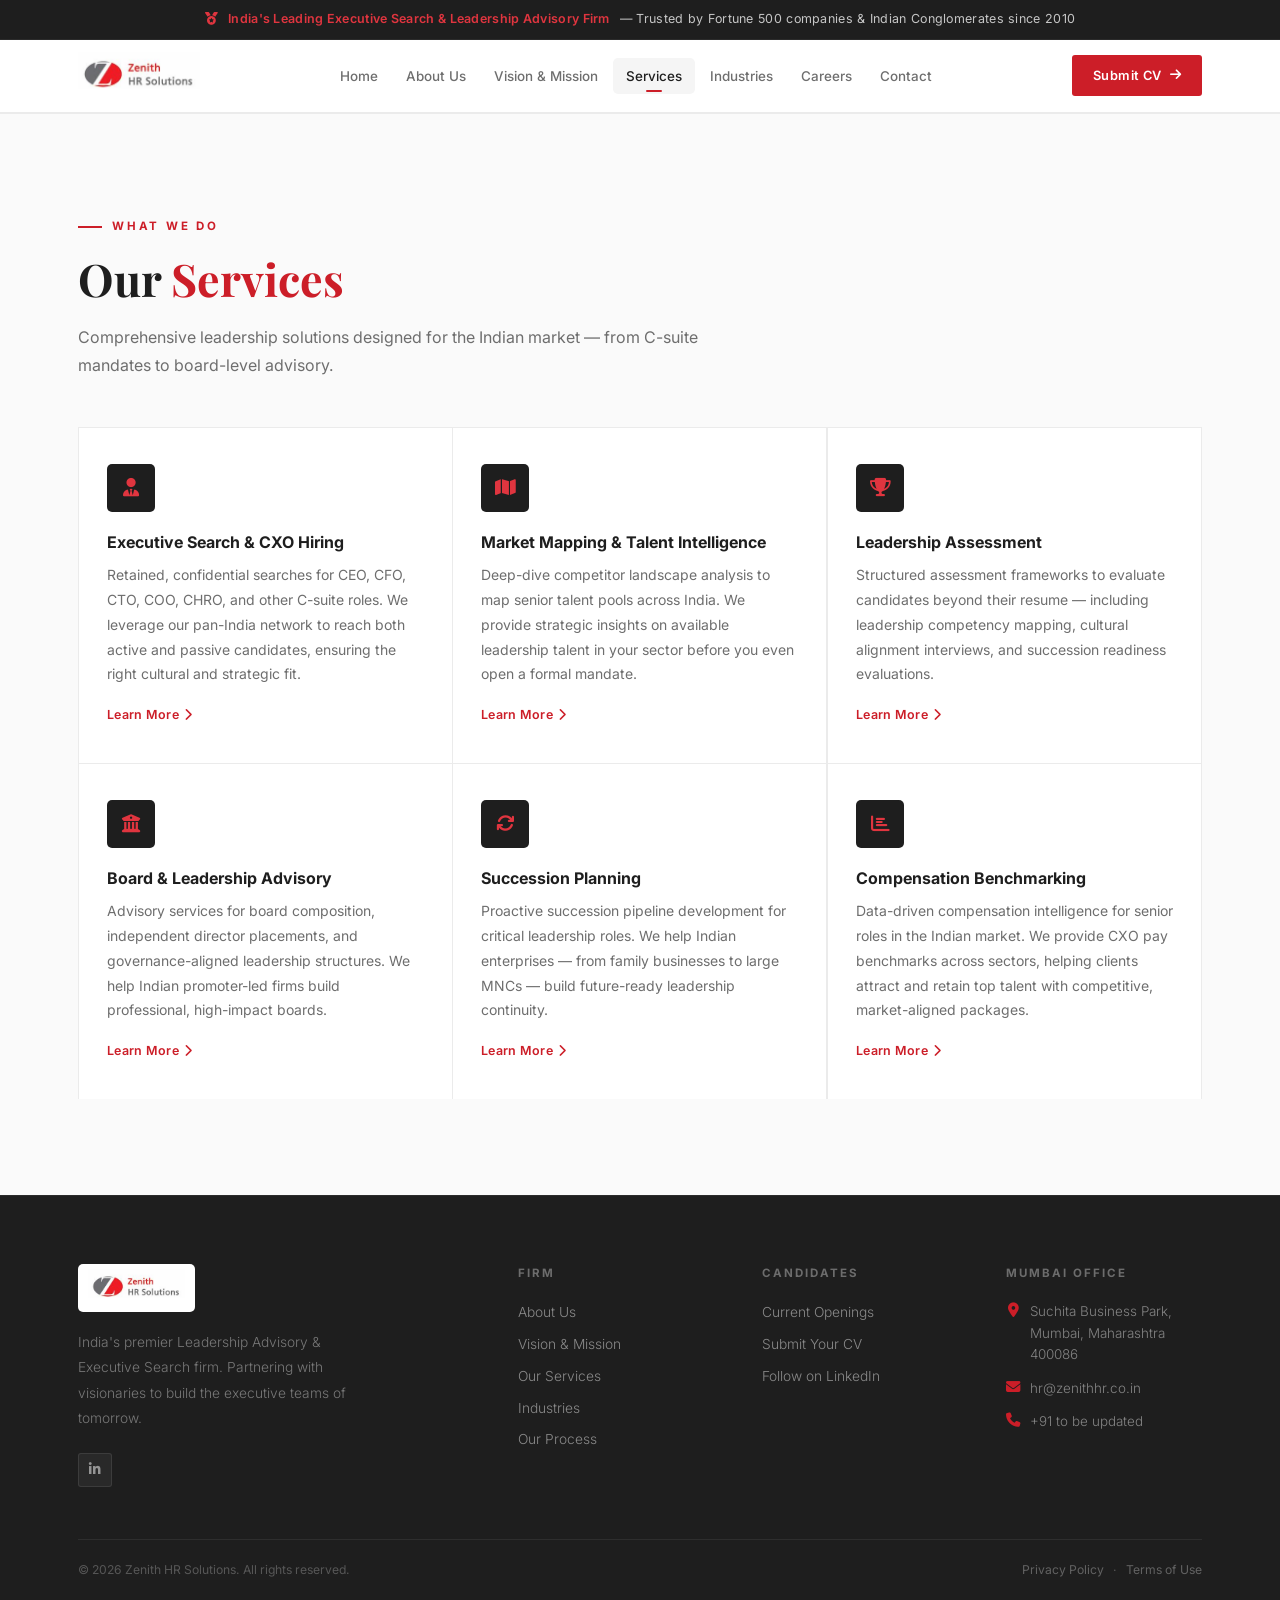
<file: services.html>
<!DOCTYPE html>
<html lang="en">
<head>
  <meta charset="UTF-8" />
  <meta name="viewport" content="width=device-width, initial-scale=1.0" />
  <meta name="description" content="Executive search, market mapping, leadership assessment, board advisory, succession planning and compensation benchmarking services by Zenith HR Solutions." />
  <meta name="keywords" content="executive search India, leadership hiring, HR solutions Mumbai, CXO recruitment, talent advisory, Zenith HR" />
  <title>Our Services | Zenith HR Solutions</title>
  <!-- Fonts -->
  <link rel="preconnect" href="https://fonts.googleapis.com" />
  <link rel="preconnect" href="https://fonts.gstatic.com" crossorigin />
  <link href="https://fonts.googleapis.com/css2?family=Inter:wght@300;400;500;600;700;800;900&family=Playfair+Display:ital,wght@0,600;0,700;1,600&display=swap" rel="stylesheet" />
  <!-- FontAwesome Icons -->
  <link rel="stylesheet" href="https://cdnjs.cloudflare.com/ajax/libs/font-awesome/6.5.0/css/all.min.css" />
  <!-- Stylesheet -->
  <link rel="stylesheet" href="css/style.css" />
</head>
<body>
  <!-- ═══════════════ RIBBON ═══════════════ -->
  <div class="ribbon">
    <i class="fa-solid fa-medal" aria-hidden="true"></i>
    <strong>India's Leading Executive Search &amp; Leadership Advisory Firm</strong>
    &mdash; Trusted by Fortune 500 companies &amp; Indian Conglomerates since 2010
  </div>
  <!-- ═══════════════ NAVBAR ═══════════════ -->
  <nav class="navbar" id="navbar" role="navigation" aria-label="Main navigation">
    <div class="container navbar-inner">
      <a href="index.html" class="logo-wrap" aria-label="Zenith HR Solutions — Home">
        <!--
          Logo image: update this path to your logo file.
          If placing the logo inside the project, copy it to:
            zenith-hr-v2/assets/zenith-logo.png
          Then change src to: assets/zenith-logo.png
        -->
        <img src="/assets/zenith-logo.png" alt="Zenith HR Solutions" id="logo-img" />
      </a>
      <div class="nav-links" id="navLinks">
        <a href="index.html">Home</a>
        <a href="about.html">About Us</a>
        <a href="vision.html">Vision &amp; Mission</a>
        <a href="services.html" class="active">Services</a>
        <a href="sectors.html">Industries</a>
        <a href="careers.html">Careers</a>
        <a href="#contact">Contact</a>
      </div>
      <div class="nav-cta">
        <a href="careers.html" class="btn-primary">
          Submit CV
          <i class="fa-solid fa-arrow-right" aria-hidden="true"></i>
        </a>
      </div>
      <button
        class="hamburger"
        id="hamburger"
        aria-label="Open navigation menu"
        aria-expanded="false"
        aria-controls="mobileMenu"
      >
        <span></span>
        <span></span>
        <span></span>
      </button>
    </div>
  </nav>
  <!-- ═══════════════ MOBILE MENU ═══════════════ -->
  <div class="mobile-menu" id="mobileMenu" role="dialog" aria-modal="true" aria-label="Mobile navigation">
    <button class="mobile-close" id="mobileClose" aria-label="Close menu">
      <i class="fa-solid fa-xmark" aria-hidden="true"></i>
    </button>
    <a href="index.html">Home</a>
    <a href="about.html">About Us</a>
    <a href="vision.html">Vision &amp; Mission</a>
    <a href="services.html">Services</a>
    <a href="sectors.html">Industries</a>
    <a href="careers.html">Careers</a>
    <a href="#contact">Contact</a>
    <a href="careers.html" class="btn-primary">
      Submit CV <i class="fa-solid fa-arrow-right" aria-hidden="true"></i>
    </a>
  </div>
  <!-- ═══════════════ SERVICES ═══════════════ -->
  <section class="services" id="services">
    <div class="container">
      <div class="section-label">What We Do</div>
      <h2 class="section-title">Our <span>Services</span></h2>
      <p class="section-subtitle">
        Comprehensive leadership solutions designed for the Indian market &mdash; from C-suite mandates to board-level advisory.
      </p>
      <div class="services-grid reveal">
        <article class="service-card">
          <div class="service-icon" aria-hidden="true">
            <i class="fa-solid fa-user-tie"></i>
          </div>
          <h3>Executive Search &amp; CXO Hiring</h3>
          <p>Retained, confidential searches for CEO, CFO, CTO, COO, CHRO, and other C-suite roles. We leverage our pan-India network to reach both active and passive candidates, ensuring the right cultural and strategic fit.</p>
          <a href="#contact" class="service-link">
            Learn More <i class="fa-solid fa-chevron-right" aria-hidden="true"></i>
          </a>
        </article>
        <article class="service-card">
          <div class="service-icon" aria-hidden="true">
            <i class="fa-solid fa-map"></i>
          </div>
          <h3>Market Mapping &amp; Talent Intelligence</h3>
          <p>Deep-dive competitor landscape analysis to map senior talent pools across India. We provide strategic insights on available leadership talent in your sector before you even open a formal mandate.</p>
          <a href="#contact" class="service-link">
            Learn More <i class="fa-solid fa-chevron-right" aria-hidden="true"></i>
          </a>
        </article>
        <article class="service-card">
          <div class="service-icon" aria-hidden="true">
            <i class="fa-solid fa-trophy"></i>
          </div>
          <h3>Leadership Assessment</h3>
          <p>Structured assessment frameworks to evaluate candidates beyond their resume &mdash; including leadership competency mapping, cultural alignment interviews, and succession readiness evaluations.</p>
          <a href="#contact" class="service-link">
            Learn More <i class="fa-solid fa-chevron-right" aria-hidden="true"></i>
          </a>
        </article>
        <article class="service-card">
          <div class="service-icon" aria-hidden="true">
            <i class="fa-solid fa-building-columns"></i>
          </div>
          <h3>Board &amp; Leadership Advisory</h3>
          <p>Advisory services for board composition, independent director placements, and governance-aligned leadership structures. We help Indian promoter-led firms build professional, high-impact boards.</p>
          <a href="#contact" class="service-link">
            Learn More <i class="fa-solid fa-chevron-right" aria-hidden="true"></i>
          </a>
        </article>
        <article class="service-card">
          <div class="service-icon" aria-hidden="true">
            <i class="fa-solid fa-arrows-rotate"></i>
          </div>
          <h3>Succession Planning</h3>
          <p>Proactive succession pipeline development for critical leadership roles. We help Indian enterprises &mdash; from family businesses to large MNCs &mdash; build future-ready leadership continuity.</p>
          <a href="#contact" class="service-link">
            Learn More <i class="fa-solid fa-chevron-right" aria-hidden="true"></i>
          </a>
        </article>
        <article class="service-card">
          <div class="service-icon" aria-hidden="true">
            <i class="fa-solid fa-chart-bar"></i>
          </div>
          <h3>Compensation Benchmarking</h3>
          <p>Data-driven compensation intelligence for senior roles in the Indian market. We provide CXO pay benchmarks across sectors, helping clients attract and retain top talent with competitive, market-aligned packages.</p>
          <a href="#contact" class="service-link">
            Learn More <i class="fa-solid fa-chevron-right" aria-hidden="true"></i>
          </a>
        </article>
      </div>
    </div>
  </section>
  <!-- ═══════════════ FOOTER ═══════════════ -->
  <footer class="footer" id="contact">
    <div class="container">
      <div class="footer-grid">
        <!-- Brand -->
        <div class="footer-brand">
          <img src="/assets/zenith-logo.png" alt="Zenith HR Solutions" class="footer-logo" />
          <p>
            India's premier Leadership Advisory &amp; Executive Search firm. Partnering with visionaries
            to build the executive teams of tomorrow.
          </p>
          <div class="footer-social">
            <a
              href="https://in.linkedin.com/company/zenith-hr-solutions"
              target="_blank"
              rel="noopener noreferrer"
              class="social-btn"
              aria-label="Zenith HR on LinkedIn"
            >
              <i class="fa-brands fa-linkedin-in" aria-hidden="true"></i>
            </a>
          </div>
        </div>
        <!-- Firm links -->
        <div class="footer-col">
          <h4>Firm</h4>
          <nav class="footer-links" aria-label="Footer firm navigation">
            <a href="about.html">About Us</a>
            <a href="vision.html">Vision &amp; Mission</a>
            <a href="services.html">Our Services</a>
            <a href="sectors.html">Industries</a>
            <a href="index.html#process">Our Process</a>
          </nav>
        </div>
        <!-- Candidates -->
        <div class="footer-col">
          <h4>Candidates</h4>
          <nav class="footer-links" aria-label="Footer candidate navigation">
            <a href="careers.html">Current Openings</a>
            <a href="mailto:hr@zenithhr.co.in">Submit Your CV</a>
            <a href="https://in.linkedin.com/company/zenith-hr-solutions" target="_blank" rel="noopener noreferrer">Follow on LinkedIn</a>
          </nav>
        </div>
        <!-- Contact -->
        <div class="footer-col" id="contact-details">
          <h4>Mumbai Office</h4>
          <address style="font-style: normal;">
            <div class="footer-info-item">
              <i class="fa-solid fa-location-dot" aria-hidden="true"></i>
              <span>
                Suchita Business Park,<br>
                Mumbai, Maharashtra 400086<br>
                
              </span>
            </div>
            <div class="footer-info-item">
              <i class="fa-solid fa-envelope" aria-hidden="true"></i>
              <a href="mailto:hr@zenithhr.co.in">hr@zenithhr.co.in</a>
            </div>
            <div class="footer-info-item">
              <i class="fa-solid fa-phone" aria-hidden="true"></i>
              <span>+91 to be updated</span>
            </div>
          </address>
        </div>
      </div><!-- /footer-grid -->
      <div class="footer-bottom">
        <p>&copy; 2026 Zenith HR Solutions. All rights reserved.</p>
        <div>
          <a href="#">Privacy Policy</a>
          &ensp;&middot;&ensp;
          <a href="#">Terms of Use</a>
        </div>
      </div>
    </div>
  </footer>
  <!-- ═══════════════ SCROLL TO TOP ═══════════════ -->
  <button id="scrollTopBtn" aria-label="Scroll back to top">
    <i class="fa-solid fa-chevron-up" aria-hidden="true"></i>
  </button>
  <!-- Scripts -->
  <script src="js/main.js" defer></script>
</body>
</html>
</file>
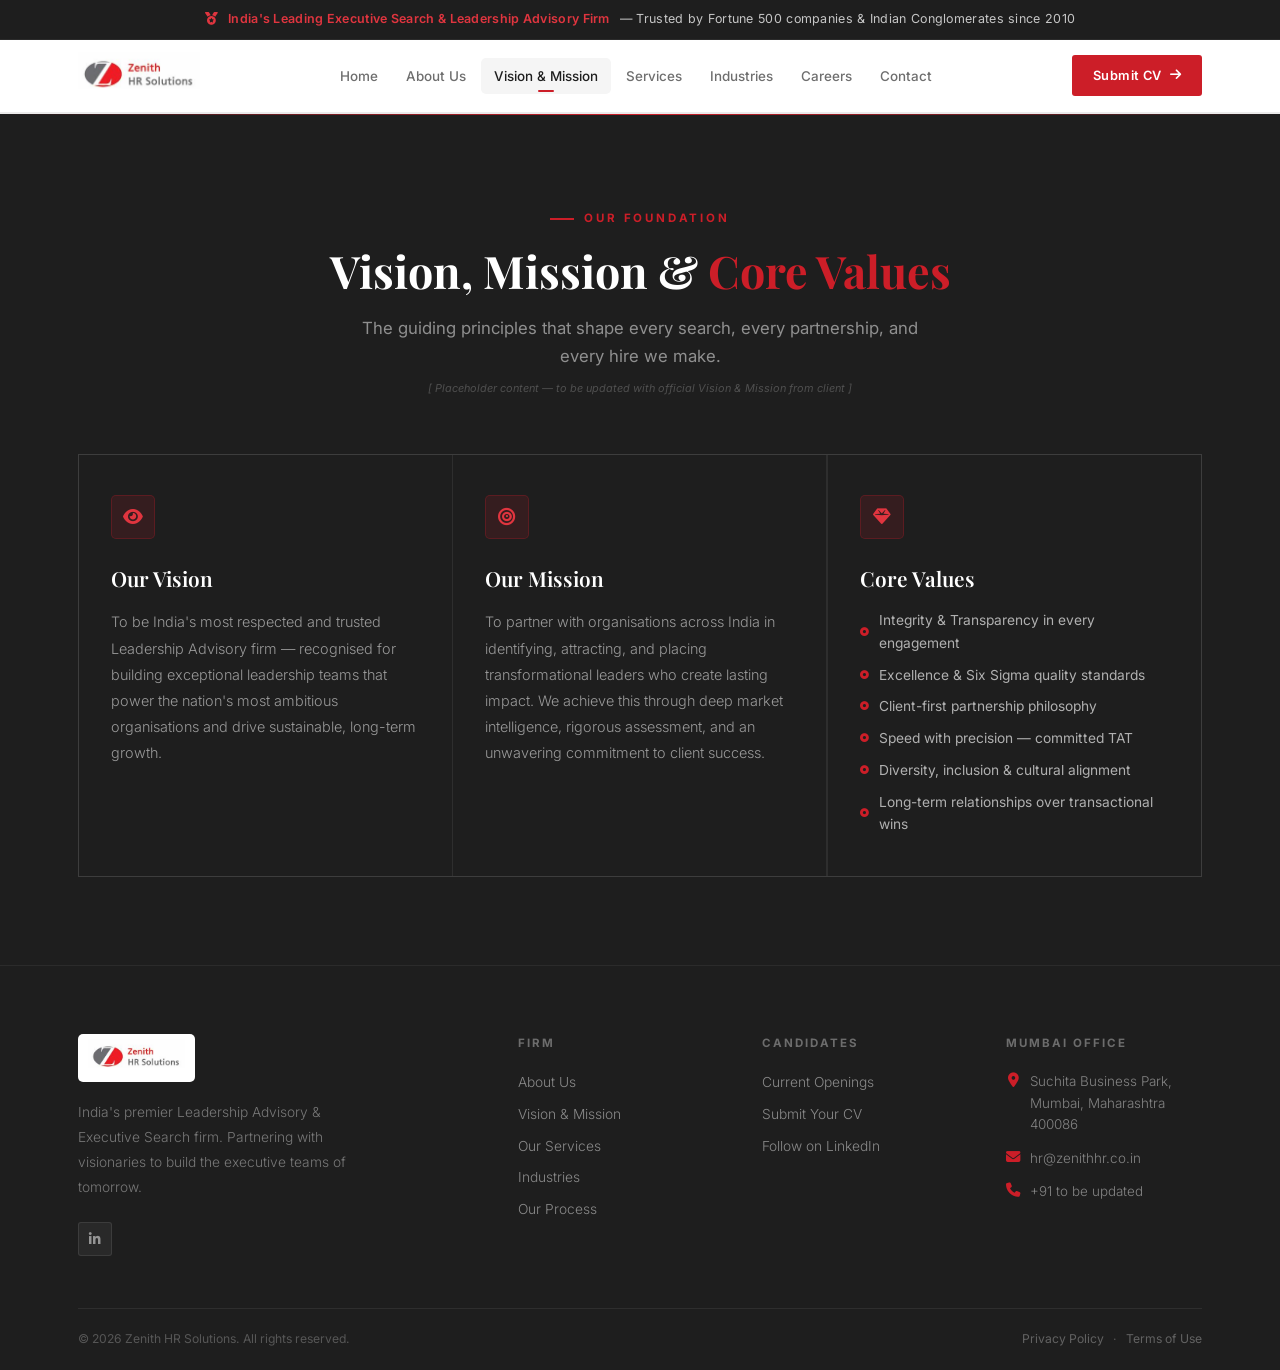
<file: vision.html>
<!DOCTYPE html>
<html lang="en">
<head>
  <meta charset="UTF-8" />
  <meta name="viewport" content="width=device-width, initial-scale=1.0" />
  <meta name="description" content="The vision, mission and core values that guide Zenith HR Solutions' Leadership Advisory practice." />
  <meta name="keywords" content="executive search India, leadership hiring, HR solutions Mumbai, CXO recruitment, talent advisory, Zenith HR" />
  <title>Vision, Mission & Core Values | Zenith HR Solutions</title>
  <!-- Fonts -->
  <link rel="preconnect" href="https://fonts.googleapis.com" />
  <link rel="preconnect" href="https://fonts.gstatic.com" crossorigin />
  <link href="https://fonts.googleapis.com/css2?family=Inter:wght@300;400;500;600;700;800;900&family=Playfair+Display:ital,wght@0,600;0,700;1,600&display=swap" rel="stylesheet" />
  <!-- FontAwesome Icons -->
  <link rel="stylesheet" href="https://cdnjs.cloudflare.com/ajax/libs/font-awesome/6.5.0/css/all.min.css" />
  <!-- Stylesheet -->
  <link rel="stylesheet" href="css/style.css" />
</head>
<body>
  <!-- ═══════════════ RIBBON ═══════════════ -->
  <div class="ribbon">
    <i class="fa-solid fa-medal" aria-hidden="true"></i>
    <strong>India's Leading Executive Search &amp; Leadership Advisory Firm</strong>
    &mdash; Trusted by Fortune 500 companies &amp; Indian Conglomerates since 2010
  </div>
  <!-- ═══════════════ NAVBAR ═══════════════ -->
  <nav class="navbar" id="navbar" role="navigation" aria-label="Main navigation">
    <div class="container navbar-inner">
      <a href="index.html" class="logo-wrap" aria-label="Zenith HR Solutions — Home">
        <!--
          Logo image: update this path to your logo file.
          If placing the logo inside the project, copy it to:
            zenith-hr-v2/assets/zenith-logo.png
          Then change src to: assets/zenith-logo.png
        -->
        <img src="/assets/zenith-logo.png" alt="Zenith HR Solutions" id="logo-img" />
      </a>
      <div class="nav-links" id="navLinks">
        <a href="index.html">Home</a>
        <a href="about.html">About Us</a>
        <a href="vision.html" class="active">Vision &amp; Mission</a>
        <a href="services.html">Services</a>
        <a href="sectors.html">Industries</a>
        <a href="careers.html">Careers</a>
        <a href="#contact">Contact</a>
      </div>
      <div class="nav-cta">
        <a href="careers.html" class="btn-primary">
          Submit CV
          <i class="fa-solid fa-arrow-right" aria-hidden="true"></i>
        </a>
      </div>
      <button
        class="hamburger"
        id="hamburger"
        aria-label="Open navigation menu"
        aria-expanded="false"
        aria-controls="mobileMenu"
      >
        <span></span>
        <span></span>
        <span></span>
      </button>
    </div>
  </nav>
  <!-- ═══════════════ MOBILE MENU ═══════════════ -->
  <div class="mobile-menu" id="mobileMenu" role="dialog" aria-modal="true" aria-label="Mobile navigation">
    <button class="mobile-close" id="mobileClose" aria-label="Close menu">
      <i class="fa-solid fa-xmark" aria-hidden="true"></i>
    </button>
    <a href="index.html">Home</a>
    <a href="about.html">About Us</a>
    <a href="vision.html">Vision &amp; Mission</a>
    <a href="services.html">Services</a>
    <a href="sectors.html">Industries</a>
    <a href="careers.html">Careers</a>
    <a href="#contact">Contact</a>
    <a href="careers.html" class="btn-primary">
      Submit CV <i class="fa-solid fa-arrow-right" aria-hidden="true"></i>
    </a>
  </div>
  <!-- ═══════════════ VISION & MISSION ═══════════════ -->
  <section class="vision-mission" id="vision">
    <div class="container">
      <div style="text-align: center; margin-bottom: 56px;">
        <div class="section-label" style="justify-content: center;">Our Foundation</div>
        <h2 class="section-title" style="color: var(--white);">
          Vision, Mission &amp; <span>Core Values</span>
        </h2>
        <p style="font-size: 1.05rem; color: rgba(255,255,255,0.5); max-width: 600px; margin: 0 auto;">
          The guiding principles that shape every search, every partnership, and every hire we make.
        </p>
        <p class="dummy-note" style="color: rgba(255,255,255,0.22); margin-top: 10px;">
          [ Placeholder content &mdash; to be updated with official Vision &amp; Mission from client ]
        </p>
      </div>
      <div class="vm-grid reveal">
        <div class="vm-card">
          <div class="vm-card-icon" aria-hidden="true">
            <i class="fa-solid fa-eye"></i>
          </div>
          <h3>Our Vision</h3>
          <p>
            To be India's most respected and trusted Leadership Advisory firm &mdash; recognised for building
            exceptional leadership teams that power the nation's most ambitious organisations and drive
            sustainable, long-term growth.
          </p>
        </div>
        <div class="vm-card">
          <div class="vm-card-icon" aria-hidden="true">
            <i class="fa-solid fa-bullseye"></i>
          </div>
          <h3>Our Mission</h3>
          <p>
            To partner with organisations across India in identifying, attracting, and placing transformational
            leaders who create lasting impact. We achieve this through deep market intelligence, rigorous
            assessment, and an unwavering commitment to client success.
          </p>
        </div>
        <div class="vm-card">
          <div class="vm-card-icon" aria-hidden="true">
            <i class="fa-solid fa-gem"></i>
          </div>
          <h3>Core Values</h3>
          <div class="vm-values-list">
            <div class="vm-value-item">
              <i class="fa-solid fa-circle-dot" aria-hidden="true"></i>
              Integrity &amp; Transparency in every engagement
            </div>
            <div class="vm-value-item">
              <i class="fa-solid fa-circle-dot" aria-hidden="true"></i>
              Excellence &amp; Six Sigma quality standards
            </div>
            <div class="vm-value-item">
              <i class="fa-solid fa-circle-dot" aria-hidden="true"></i>
              Client-first partnership philosophy
            </div>
            <div class="vm-value-item">
              <i class="fa-solid fa-circle-dot" aria-hidden="true"></i>
              Speed with precision &mdash; committed TAT
            </div>
            <div class="vm-value-item">
              <i class="fa-solid fa-circle-dot" aria-hidden="true"></i>
              Diversity, inclusion &amp; cultural alignment
            </div>
            <div class="vm-value-item">
              <i class="fa-solid fa-circle-dot" aria-hidden="true"></i>
              Long-term relationships over transactional wins
            </div>
          </div>
        </div>
      </div>
    </div>
  </section>
  <!-- ═══════════════ FOOTER ═══════════════ -->
  <footer class="footer" id="contact">
    <div class="container">
      <div class="footer-grid">
        <!-- Brand -->
        <div class="footer-brand">
          <img src="/assets/zenith-logo.png" alt="Zenith HR Solutions" class="footer-logo" />
          <p>
            India's premier Leadership Advisory &amp; Executive Search firm. Partnering with visionaries
            to build the executive teams of tomorrow.
          </p>
          <div class="footer-social">
            <a
              href="https://in.linkedin.com/company/zenith-hr-solutions"
              target="_blank"
              rel="noopener noreferrer"
              class="social-btn"
              aria-label="Zenith HR on LinkedIn"
            >
              <i class="fa-brands fa-linkedin-in" aria-hidden="true"></i>
            </a>
          </div>
        </div>
        <!-- Firm links -->
        <div class="footer-col">
          <h4>Firm</h4>
          <nav class="footer-links" aria-label="Footer firm navigation">
            <a href="about.html">About Us</a>
            <a href="vision.html">Vision &amp; Mission</a>
            <a href="services.html">Our Services</a>
            <a href="sectors.html">Industries</a>
            <a href="index.html#process">Our Process</a>
          </nav>
        </div>
        <!-- Candidates -->
        <div class="footer-col">
          <h4>Candidates</h4>
          <nav class="footer-links" aria-label="Footer candidate navigation">
            <a href="careers.html">Current Openings</a>
            <a href="mailto:hr@zenithhr.co.in">Submit Your CV</a>
            <a href="https://in.linkedin.com/company/zenith-hr-solutions" target="_blank" rel="noopener noreferrer">Follow on LinkedIn</a>
          </nav>
        </div>
        <!-- Contact -->
        <div class="footer-col" id="contact-details">
          <h4>Mumbai Office</h4>
          <address style="font-style: normal;">
            <div class="footer-info-item">
              <i class="fa-solid fa-location-dot" aria-hidden="true"></i>
              <span>
                Suchita Business Park,<br>
                Mumbai, Maharashtra 400086<br>
                
              </span>
            </div>
            <div class="footer-info-item">
              <i class="fa-solid fa-envelope" aria-hidden="true"></i>
              <a href="mailto:hr@zenithhr.co.in">hr@zenithhr.co.in</a>
            </div>
            <div class="footer-info-item">
              <i class="fa-solid fa-phone" aria-hidden="true"></i>
              <span>+91 to be updated</span>
            </div>
          </address>
        </div>
      </div><!-- /footer-grid -->
      <div class="footer-bottom">
        <p>&copy; 2026 Zenith HR Solutions. All rights reserved.</p>
        <div>
          <a href="#">Privacy Policy</a>
          &ensp;&middot;&ensp;
          <a href="#">Terms of Use</a>
        </div>
      </div>
    </div>
  </footer>
  <!-- ═══════════════ SCROLL TO TOP ═══════════════ -->
  <button id="scrollTopBtn" aria-label="Scroll back to top">
    <i class="fa-solid fa-chevron-up" aria-hidden="true"></i>
  </button>
  <!-- Scripts -->
  <script src="js/main.js" defer></script>
</body>
</html>
</file>
<file: css/style.css>
/* ================================================================
   ZENITH HR SOLUTIONS — STYLESHEET v4
   Color palette matched to official logo:
   • White  (#ffffff)     — primary background
   • Red    (#cc1e28)     — brand accent (logo "Z" + "Zenith" text)
   • Charcoal (#1e1e1e)   — dark panels, hero, footer
   ================================================================ */

/* ── DESIGN TOKENS ──────────────────────────────────────────────── */
:root {
  /* Core palette — Logo-matched Red & White */
  --navy:         #1e1e1e;       /* deep charcoal — dark sections            */
  --navy-light:   #2a2a2a;       /* slightly lighter charcoal                */
  --navy-mid:     #252525;       /* mid charcoal                             */
  --gold:         #cc1e28;       /* logo red — primary accent                */
  --gold-light:   #e0353f;       /* lighter red — hover / highlight          */
  --gold-pale:    #fdecea;       /* pale blush — hover backgrounds           */
  --gold-border:  rgba(204,30,40,0.22);

  /* Neutrals — clean whites with very slight warm cast */
  --white:        #ffffff;
  --off-white:    #fafafa;
  --gray-50:      #f5f5f5;
  --gray-100:     #ebebeb;
  --gray-200:     #d6d6d6;
  --gray-400:     #9a9a9a;
  --gray-500:     #6e6e6e;       /* matches logo emblem-gray                 */
  --gray-700:     #3a3a3a;
  --gray-900:     #111111;

  /* Shadows — restrained */
  --shadow-xs:    0 1px 4px rgba(0,0,0,0.06);
  --shadow-sm:    0 2px 10px rgba(0,0,0,0.07);
  --shadow-md:    0 4px 20px rgba(0,0,0,0.10);
  --shadow-lg:    0 10px 40px rgba(0,0,0,0.13);

  /* Radii */
  --radius-xs:    3px;
  --radius-sm:    5px;
  --radius-md:    8px;
  --radius-lg:    12px;

  --transition:    0.25s ease;
  --transition-md: 0.4s ease;
}

/* ── RESET & BASE ───────────────────────────────────────────────── */
*, *::before, *::after { box-sizing: border-box; margin: 0; padding: 0; }
html { scroll-behavior: smooth; }
body {
  font-family: 'Inter', sans-serif;
  color: var(--gray-900);
  background: var(--white);
  overflow-x: hidden;
  line-height: 1.65;
  -webkit-font-smoothing: antialiased;
  -moz-osx-font-smoothing: grayscale;
}
img  { max-width: 100%; display: block; }
a    { text-decoration: none; color: inherit; }
ul   { list-style: none; }
section { scroll-margin-top: 80px; }

/* ── LAYOUT ─────────────────────────────────────────────────────── */
.container { max-width: 1180px; margin: 0 auto; padding: 0 28px; }

/* ── TYPOGRAPHY UTILITIES ───────────────────────────────────────── */
.section-label {
  display: inline-flex;
  align-items: center;
  gap: 10px;
  font-size: 0.72rem;
  font-weight: 700;
  letter-spacing: 2.8px;
  text-transform: uppercase;
  color: var(--gold);
  margin-bottom: 16px;
}
.section-label::before {
  content: '';
  display: block;
  width: 24px;
  height: 1.5px;
  background: var(--gold);
  flex-shrink: 0;
}
.section-title {
  font-family: 'Playfair Display', serif;
  font-size: clamp(1.9rem, 3.5vw, 2.8rem);
  font-weight: 700;
  color: var(--navy);
  line-height: 1.22;
  margin-bottom: 16px;
}
.section-title span { color: var(--gold); }
.section-subtitle {
  font-size: 1rem;
  color: var(--gray-500);
  max-width: 620px;
  margin-bottom: 48px;
  line-height: 1.75;
}
.dummy-note {
  font-size: 0.68rem;
  color: #aaaaaa;
  font-style: italic;
  margin-top: 6px;
}

/* ── BUTTONS ─────────────────────────────────────────────────────── */
.btn-primary {
  display: inline-flex;
  align-items: center;
  gap: 8px;
  background: var(--gold);
  color: var(--white);
  font-weight: 600;
  font-size: 0.84rem;
  padding: 13px 28px;
  border-radius: var(--radius-xs);
  letter-spacing: 0.4px;
  transition: background var(--transition), box-shadow var(--transition);
  border: 1px solid transparent;
  cursor: pointer;
  white-space: nowrap;
}
.btn-primary:hover {
  background: var(--gold-light);
  box-shadow: 0 4px 16px rgba(204,30,40,0.30);
}
.btn-outline {
  display: inline-flex;
  align-items: center;
  gap: 8px;
  background: transparent;
  color: var(--white);
  border: 1.5px solid rgba(255,255,255,0.45);
  font-weight: 600;
  font-size: 0.84rem;
  padding: 12px 28px;
  border-radius: var(--radius-xs);
  letter-spacing: 0.4px;
  transition: var(--transition);
  cursor: pointer;
}
.btn-outline:hover {
  border-color: rgba(255,255,255,0.80);
  background: rgba(255,255,255,0.09);
}

/* ════════════════════════════════════════════════════════════════
   RIBBON
════════════════════════════════════════════════════════════════ */
.ribbon {
  background: var(--navy);
  color: rgba(255,255,255,0.75);
  text-align: center;
  font-size: 0.78rem;
  font-weight: 400;
  padding: 9px 20px;
  letter-spacing: 0.3px;
  display: flex;
  align-items: center;
  justify-content: center;
  gap: 10px;
  border-bottom: 1px solid rgba(255,255,255,0.06);
}
.ribbon i      { color: var(--gold-light); font-size: 0.8rem; }
.ribbon strong { color: var(--gold-light); font-weight: 600; }

/* ════════════════════════════════════════════════════════════════
   NAVBAR
════════════════════════════════════════════════════════════════ */
.navbar {
  position: sticky;
  top: 0;
  z-index: 1000;
  background: rgba(255,255,255,0.98);
  backdrop-filter: blur(10px);
  -webkit-backdrop-filter: blur(10px);
  border-bottom: 1px solid var(--gray-100);
  box-shadow: 0 1px 0 var(--gray-100);
}
.navbar-inner {
  display: flex;
  align-items: center;
  justify-content: space-between;
  height: 72px;
}
.logo-wrap { display: flex; align-items: center; }
.logo-wrap img { height: 48px; width: auto; object-fit: contain; }

.nav-links { display: flex; align-items: center; gap: 2px; }
.nav-links a {
  font-size: 0.84rem;
  font-weight: 500;
  color: var(--gray-500);
  padding: 7px 13px;
  border-radius: var(--radius-sm);
  transition: color var(--transition), background var(--transition);
  position: relative;
  white-space: nowrap;
}
.nav-links a:hover  { color: var(--navy); background: var(--gray-50); }
.nav-links a.active { color: var(--navy); background: var(--gray-50); }
.nav-links a.active::after {
  content: '';
  position: absolute;
  bottom: 2px;
  left: 50%;
  transform: translateX(-50%);
  width: 16px;
  height: 2px;
  background: var(--gold);
  border-radius: 1px;
}
.nav-cta { display: flex; align-items: center; }
.nav-cta .btn-primary { padding: 9px 20px; font-size: 0.8rem; }

/* Hamburger */
.hamburger {
  display: none;
  flex-direction: column;
  gap: 5px;
  background: none;
  border: none;
  cursor: pointer;
  padding: 6px;
}
.hamburger span {
  display: block;
  width: 22px;
  height: 1.5px;
  background: var(--navy);
  border-radius: 1px;
  transition: var(--transition);
}
.hamburger.is-active span:nth-child(1) { transform: translateY(6.5px) rotate(45deg); }
.hamburger.is-active span:nth-child(2) { opacity: 0; transform: scaleX(0); }
.hamburger.is-active span:nth-child(3) { transform: translateY(-6.5px) rotate(-45deg); }

/* Mobile menu */
.mobile-menu {
  display: none;
  position: fixed;
  inset: 0;
  background: rgba(255,255,255,0.99);
  z-index: 999;
  flex-direction: column;
  align-items: center;
  justify-content: center;
  gap: 20px;
  padding: 32px;
}
.mobile-menu.is-open { display: flex; }
.mobile-menu a {
  font-size: 1.2rem;
  font-weight: 600;
  color: var(--navy);
  transition: color var(--transition);
}
.mobile-menu a:hover { color: var(--gold); }
.mobile-close {
  position: absolute;
  top: 22px;
  right: 22px;
  background: none;
  border: none;
  cursor: pointer;
  color: var(--navy);
  width: 38px;
  height: 38px;
  display: flex;
  align-items: center;
  justify-content: center;
  font-size: 1.2rem;
  border-radius: var(--radius-sm);
  transition: background var(--transition);
}
.mobile-close:hover { background: var(--gray-50); }

/* ════════════════════════════════════════════════════════════════
   HERO
════════════════════════════════════════════════════════════════ */
.hero {
  position: relative;
  overflow: hidden;
  background: var(--navy);
  padding: 96px 0 80px;
  min-height: 86vh;
  display: flex;
  align-items: center;
}
/* Diagonal stripe texture */
.hero::before {
  content: '';
  position: absolute;
  inset: 0;
  background-image: repeating-linear-gradient(
    -55deg,
    transparent,
    transparent 48px,
    rgba(255,255,255,0.012) 48px,
    rgba(255,255,255,0.012) 49px
  );
  pointer-events: none;
}
/* Red accent top-right */
.hero::after {
  content: '';
  position: absolute;
  top: 0;
  right: 0;
  width: 38%;
  height: 100%;
  background: linear-gradient(to bottom left, rgba(204,30,40,0.10) 0%, transparent 60%);
  pointer-events: none;
}
.hero-bg-grid { display: none; }
.hero-glow    { display: none; }
.hero-glow-2  { display: none; }

.hero-inner {
  position: relative;
  z-index: 2;
  display: grid;
  grid-template-columns: 1fr 1fr;
  gap: 64px;
  align-items: center;
}
.hero-tag {
  display: inline-flex;
  align-items: center;
  gap: 10px;
  color: var(--gold-light);
  font-size: 0.72rem;
  font-weight: 600;
  letter-spacing: 2.2px;
  text-transform: uppercase;
  margin-bottom: 22px;
  border-left: 2px solid var(--gold);
  padding-left: 12px;
  background: none;
  border-radius: 0;
  border-top: none;
  border-right: none;
  border-bottom: none;
}
.hero-tag .pulse-dot { display: none; }

.hero h1 {
  font-family: 'Playfair Display', serif;
  font-size: clamp(2.4rem, 4.5vw, 3.6rem);
  font-weight: 700;
  color: var(--white);
  line-height: 1.12;
  margin-bottom: 22px;
}
.hero h1 .highlight {
  color: var(--gold-light);
  background: none;
  -webkit-background-clip: unset;
  background-clip: unset;
}
.hero-desc {
  font-size: 1.05rem;
  color: rgba(255,255,255,0.62);
  margin-bottom: 36px;
  max-width: 490px;
  line-height: 1.78;
  font-weight: 300;
}
.hero-actions { display: flex; align-items: center; gap: 14px; flex-wrap: wrap; }

/* Stats strip */
.hero-stats {
  display: grid;
  grid-template-columns: repeat(3, auto);
  justify-content: flex-start;
  gap: 0;
  margin-top: 52px;
  border-top: 1px solid rgba(255,255,255,0.1);
  padding-top: 32px;
}
.hero-stat {
  text-align: left;
  padding-right: 40px;
  margin-right: 40px;
  border-right: 1px solid rgba(255,255,255,0.1);
}
.hero-stat:last-child { border-right: none; padding-right: 0; margin-right: 0; }
.hero-stat-num {
  font-size: 2.2rem;
  font-weight: 700;
  color: var(--white);
  font-family: 'Playfair Display', serif;
  line-height: 1;
  margin-bottom: 6px;
}
.hero-stat-num span { color: var(--gold-light); }
.hero-stat-lbl {
  font-size: 0.72rem;
  color: rgba(255,255,255,0.45);
  text-transform: uppercase;
  letter-spacing: 1.2px;
}

/* Right panel card */
.hero-visual { position: relative; display: flex; justify-content: center; }
.hero-card-main {
  background: rgba(255,255,255,0.04);
  border: 1px solid rgba(255,255,255,0.1);
  border-radius: var(--radius-md);
  padding: 28px;
  width: 100%;
  max-width: 380px;
}
.hero-card-header {
  display: flex;
  align-items: center;
  gap: 12px;
  margin-bottom: 20px;
  padding-bottom: 16px;
  border-bottom: 1px solid rgba(255,255,255,0.07);
}
.hero-card-icon {
  width: 38px;
  height: 38px;
  background: rgba(204,30,40,0.18);
  border: 1px solid rgba(204,30,40,0.32);
  border-radius: var(--radius-sm);
  display: flex;
  align-items: center;
  justify-content: center;
  font-size: 1rem;
  color: var(--gold-light);
  flex-shrink: 0;
}
.hero-card-title { font-weight: 600; color: var(--white); font-size: 0.88rem; }
.hero-card-sub   { font-size: 0.73rem; color: rgba(255,255,255,0.38); margin-top: 2px; }

.search-role-list { display: flex; flex-direction: column; gap: 7px; }
.search-role-item {
  display: flex;
  align-items: center;
  justify-content: space-between;
  background: rgba(255,255,255,0.03);
  border: 1px solid rgba(255,255,255,0.07);
  border-radius: var(--radius-xs);
  padding: 9px 12px;
  transition: border-color var(--transition), background var(--transition);
}
.search-role-item:hover {
  background: rgba(204,30,40,0.09);
  border-color: rgba(204,30,40,0.28);
}
.role-name { font-size: 0.82rem; font-weight: 500; color: rgba(255,255,255,0.88); }
.role-tag {
  font-size: 0.66rem;
  font-weight: 600;
  padding: 2px 8px;
  background: rgba(204,30,40,0.18);
  color: var(--gold-light);
  border-radius: var(--radius-xs);
  letter-spacing: 0.4px;
  flex-shrink: 0;
}

/* Float badge */
.hero-float-badge {
  position: absolute;
  bottom: -16px;
  right: -16px;
  background: var(--gold);
  color: var(--white);
  border-radius: var(--radius-md);
  padding: 12px 16px;
  font-weight: 600;
  font-size: 0.75rem;
  box-shadow: 0 4px 16px rgba(0,0,0,0.22);
  display: flex;
  align-items: center;
  gap: 8px;
}
.hero-float-badge strong { display: block; font-size: 1.2rem; font-weight: 700; line-height: 1; }

/* ════════════════════════════════════════════════════════════════
   TRUST STRIP
════════════════════════════════════════════════════════════════ */
.trust-strip {
  background: var(--gray-50);
  border-top: 1px solid var(--gray-100);
  border-bottom: 1px solid var(--gray-100);
  padding: 20px 0;
}
.trust-inner {
  display: flex;
  align-items: center;
  justify-content: space-around;
  flex-wrap: wrap;
  gap: 16px;
}
.trust-item {
  display: flex;
  align-items: center;
  gap: 9px;
  font-size: 0.82rem;
  font-weight: 500;
  color: var(--gray-500);
}
.trust-item i { font-size: 1rem; color: var(--gold); width: 18px; text-align: center; }

/* ════════════════════════════════════════════════════════════════
   ABOUT
════════════════════════════════════════════════════════════════ */
.about { padding: 96px 0; background: var(--white); }
.about-grid {
  display: grid;
  grid-template-columns: 1fr 1fr;
  gap: 72px;
  align-items: center;
}
.about-img-card {
  background: var(--navy);
  border-radius: var(--radius-md);
  padding: 44px 36px;
  color: var(--white);
  position: relative;
  overflow: hidden;
}
.about-img-card::before {
  content: '';
  position: absolute;
  top: 0; right: 0;
  width: 80px; height: 80px;
  background: rgba(204,30,40,0.14);
  clip-path: polygon(100% 0, 0 0, 100% 100%);
  pointer-events: none;
}
.about-quote {
  font-family: 'Playfair Display', serif;
  font-size: 1.25rem;
  font-style: italic;
  color: rgba(255,255,255,0.88);
  line-height: 1.7;
  margin-bottom: 24px;
  border-left: 2px solid var(--gold);
  padding-left: 20px;
}
.about-quote-cite { font-size: 0.78rem; color: var(--gold-light); font-weight: 600; letter-spacing: 0.3px; margin-left: 22px; }

.about-metrics { display: grid; grid-template-columns: 1fr 1fr; gap: 12px; margin-top: 28px; }
.about-metric-card {
  background: rgba(255,255,255,0.06);
  border: 1px solid rgba(255,255,255,0.08);
  border-radius: var(--radius-sm);
  padding: 14px;
  text-align: center;
  transition: background var(--transition);
}
.about-metric-card:hover { background: rgba(255,255,255,0.11); }
.about-metric-val { font-size: 1.75rem; font-weight: 700; color: var(--gold-light); font-family: 'Playfair Display', serif; }
.about-metric-lbl { font-size: 0.7rem; color: rgba(255,255,255,0.42); text-transform: uppercase; letter-spacing: 1px; margin-top: 3px; }

.about-content p { color: var(--gray-500); margin-bottom: 18px; font-size: 0.97rem; line-height: 1.82; }

.about-pillars { display: grid; grid-template-columns: 1fr 1fr; gap: 12px; margin-top: 28px; }
.about-pillar {
  display: flex;
  align-items: flex-start;
  gap: 12px;
  padding: 14px 16px;
  border: 1px solid var(--gray-100);
  border-radius: var(--radius-sm);
  background: var(--off-white);
  transition: border-color var(--transition), background var(--transition);
}
.about-pillar:hover { border-color: var(--gold-border); background: var(--gold-pale); }
.pillar-icon {
  width: 34px; height: 34px;
  flex-shrink: 0;
  background: var(--navy);
  border-radius: var(--radius-xs);
  display: flex; align-items: center; justify-content: center;
  font-size: 0.9rem;
  color: var(--gold-light);
}
.pillar-text strong { display: block; font-size: 0.84rem; color: var(--navy); margin-bottom: 2px; font-weight: 600; }
.pillar-text span   { font-size: 0.76rem; color: var(--gray-500); }

/* ════════════════════════════════════════════════════════════════
   VISION & MISSION
════════════════════════════════════════════════════════════════ */
.vision-mission { padding: 88px 0; background: var(--navy); position: relative; }
.vision-mission::before {
  content: '';
  position: absolute;
  top: 0; left: 0; right: 0;
  height: 2px;
  background: linear-gradient(90deg, transparent, var(--gold), transparent);
}
.vm-grid {
  display: grid;
  grid-template-columns: repeat(3, 1fr);
  gap: 1px;
  background: rgba(255,255,255,0.07);
  border: 1px solid rgba(255,255,255,0.07);
}
.vm-card { background: var(--navy); padding: 40px 32px; transition: background var(--transition); }
.vm-card:hover { background: rgba(255,255,255,0.035); }
.vm-card-icon {
  width: 44px; height: 44px;
  background: rgba(204,30,40,0.13);
  border: 1px solid rgba(204,30,40,0.26);
  border-radius: var(--radius-sm);
  display: flex; align-items: center; justify-content: center;
  font-size: 1.1rem;
  color: var(--gold-light);
  margin-bottom: 22px;
}
.vm-card h3 { font-family: 'Playfair Display', serif; font-size: 1.3rem; font-weight: 600; color: var(--white); margin-bottom: 14px; }
.vm-card p  { font-size: 0.9rem; color: rgba(255,255,255,0.55); line-height: 1.82; font-weight: 300; }
.vm-values-list { display: flex; flex-direction: column; gap: 9px; margin-top: 10px; }
.vm-value-item  { display: flex; align-items: center; gap: 10px; font-size: 0.86rem; color: rgba(255,255,255,0.65); font-weight: 400; }
.vm-value-item i { color: var(--gold); font-size: 0.55rem; flex-shrink: 0; }

/* ════════════════════════════════════════════════════════════════
   SERVICES
════════════════════════════════════════════════════════════════ */
.services { padding: 96px 0; background: var(--off-white); }
.services-grid {
  display: grid;
  grid-template-columns: repeat(3, 1fr);
  gap: 1px;
  background: var(--gray-100);
  border: 1px solid var(--gray-100);
}
.service-card {
  background: var(--white);
  padding: 36px 28px;
  transition: background var(--transition);
  position: relative;
}
.service-card::before {
  content: '';
  position: absolute;
  top: 0; left: 0; right: 0;
  height: 2px;
  background: var(--gold);
  transform: scaleX(0);
  transform-origin: left;
  transition: transform var(--transition-md);
}
.service-card:hover { background: var(--off-white); }
.service-card:hover::before { transform: scaleX(1); }
.service-icon {
  width: 48px; height: 48px;
  background: var(--navy);
  border-radius: var(--radius-sm);
  display: flex; align-items: center; justify-content: center;
  font-size: 1.15rem;
  color: var(--gold-light);
  margin-bottom: 20px;
}
.service-card h3 { font-size: 1rem; font-weight: 700; color: var(--navy); margin-bottom: 10px; line-height: 1.3; }
.service-card p  { font-size: 0.875rem; color: var(--gray-500); line-height: 1.78; }
.service-link {
  display: inline-flex;
  align-items: center;
  gap: 5px;
  margin-top: 18px;
  font-size: 0.78rem;
  font-weight: 600;
  color: var(--gold);
  letter-spacing: 0.3px;
  transition: gap var(--transition), color var(--transition);
}
.service-link:hover { gap: 9px; color: var(--gold-light); }

/* ════════════════════════════════════════════════════════════════
   SECTORS
════════════════════════════════════════════════════════════════ */
.sectors { padding: 88px 0; background: var(--white); }
.sectors-grid {
  display: grid;
  grid-template-columns: repeat(4, 1fr);
  gap: 1px;
  background: var(--gray-100);
  border: 1px solid var(--gray-100);
}
.sector-pill {
  display: flex;
  align-items: center;
  gap: 12px;
  background: var(--white);
  padding: 18px 20px;
  transition: background var(--transition), color var(--transition);
  cursor: default;
  border-radius: 0;
}
.sector-pill:hover { background: var(--navy); color: var(--white); }
.sector-icon {
  width: 32px; height: 32px;
  border-radius: var(--radius-xs);
  background: var(--gray-50);
  display: flex; align-items: center; justify-content: center;
  font-size: 0.9rem;
  color: var(--navy);
  flex-shrink: 0;
  transition: background var(--transition), color var(--transition);
}
.sector-pill:hover .sector-icon { background: rgba(204,30,40,0.18); color: var(--gold-light); }
.sector-pill span { font-size: 0.82rem; font-weight: 500; line-height: 1.3; }

/* ════════════════════════════════════════════════════════════════
   WHY US
════════════════════════════════════════════════════════════════ */
.why-us { padding: 88px 0; background: var(--navy); }
.why-grid {
  display: grid;
  grid-template-columns: repeat(4, 1fr);
  gap: 1px;
  background: rgba(255,255,255,0.07);
  border: 1px solid rgba(255,255,255,0.07);
}
.why-card { text-align: center; padding: 40px 24px; background: var(--navy); transition: background var(--transition); }
.why-card:hover { background: rgba(255,255,255,0.04); }
.why-num { font-size: 2.4rem; font-weight: 700; font-family: 'Playfair Display', serif; color: var(--gold-light); margin-bottom: 10px; }
.why-card h4 { font-size: 0.88rem; font-weight: 600; color: var(--white); margin-bottom: 8px; letter-spacing: 0.2px; }
.why-card p  { font-size: 0.79rem; color: rgba(255,255,255,0.4); line-height: 1.72; font-weight: 300; }

/* ════════════════════════════════════════════════════════════════
   PROCESS
════════════════════════════════════════════════════════════════ */
.process { padding: 88px 0; background: var(--off-white); }
.process-steps {
  display: grid;
  grid-template-columns: repeat(5, 1fr);
  gap: 0;
  position: relative;
}
.process-steps::before {
  content: '';
  position: absolute;
  top: 35px; left: 10%; right: 10%;
  height: 1px;
  background: var(--gray-200);
  z-index: 0;
}
.process-step {
  display: flex;
  flex-direction: column;
  align-items: center;
  text-align: center;
  padding: 0 12px;
  position: relative;
  z-index: 1;
}
.step-circle {
  width: 70px; height: 70px;
  border-radius: 50%;
  background: var(--white);
  border: 1.5px solid var(--gray-200);
  display: flex; align-items: center; justify-content: center;
  font-size: 1.2rem;
  color: var(--navy);
  margin-bottom: 20px;
  box-shadow: 0 2px 8px rgba(0,0,0,0.06);
  transition: border-color var(--transition), background var(--transition), color var(--transition);
  position: relative;
}
.process-step:hover .step-circle { background: var(--navy); border-color: var(--navy); color: var(--gold-light); }
.step-circle .step-badge {
  position: absolute;
  top: -5px; right: -5px;
  width: 20px; height: 20px;
  background: var(--gold);
  border-radius: 50%;
  font-size: 0.62rem;
  font-weight: 700;
  color: var(--white);
  display: flex; align-items: center; justify-content: center;
}
.process-step h4 { font-size: 0.83rem; font-weight: 700; color: var(--navy); margin-bottom: 6px; }
.process-step p  { font-size: 0.75rem; color: var(--gray-500); line-height: 1.65; }

/* ════════════════════════════════════════════════════════════════
   TESTIMONIALS
════════════════════════════════════════════════════════════════ */
.testimonials { padding: 88px 0; background: var(--white); }
.testi-grid {
  display: grid;
  grid-template-columns: repeat(3, 1fr);
  gap: 1px;
  background: var(--gray-100);
  border: 1px solid var(--gray-100);
}
.testi-card {
  background: var(--off-white);
  padding: 36px 28px;
  transition: background var(--transition);
  display: flex;
  flex-direction: column;
}
.testi-card:hover { background: var(--white); }
.testi-quote-icon { font-size: 1.3rem; color: var(--gold); margin-bottom: 14px; display: block; opacity: 0.7; }
.testi-stars { display: flex; gap: 2px; margin-bottom: 14px; }
.testi-stars i { color: var(--gold); font-size: 0.76rem; }
.testi-text {
  font-size: 0.88rem;
  color: var(--gray-700);
  line-height: 1.82;
  font-style: italic;
  flex: 1;
  margin-bottom: 22px;
  font-weight: 300;
}
.testi-author {
  display: flex;
  align-items: center;
  gap: 12px;
  border-top: 1px solid var(--gray-100);
  padding-top: 16px;
}
.testi-avatar {
  width: 40px; height: 40px;
  border-radius: 50%;
  background: var(--navy);
  display: flex; align-items: center; justify-content: center;
  font-weight: 700;
  color: var(--gold-light);
  font-size: 0.85rem;
  flex-shrink: 0;
}
.testi-name { font-size: 0.84rem; font-weight: 600; color: var(--navy); }
.testi-role { font-size: 0.73rem; color: var(--gray-400); margin-top: 1px; }

/* ════════════════════════════════════════════════════════════════
   CAREERS
════════════════════════════════════════════════════════════════ */
.careers { padding: 88px 0; background: var(--off-white); }
.careers-header {
  display: flex;
  justify-content: space-between;
  align-items: flex-end;
  margin-bottom: 40px;
  flex-wrap: wrap;
  gap: 20px;
}
.job-listings { display: flex; flex-direction: column; gap: 1px; background: var(--gray-100); border: 1px solid var(--gray-100); }
.job-card {
  background: var(--white);
  padding: 22px 28px;
  display: flex;
  align-items: center;
  justify-content: space-between;
  gap: 20px;
  transition: background var(--transition);
  flex-wrap: wrap;
  border-left: 3px solid transparent;
}
.job-card:hover { background: var(--off-white); border-left-color: var(--gold); }
.job-info { flex: 1; }
.job-title { font-size: 0.97rem; font-weight: 600; color: var(--navy); margin-bottom: 6px; }
.job-meta  { display: flex; gap: 18px; flex-wrap: wrap; align-items: center; font-size: 0.78rem; color: var(--gray-500); }
.job-meta i { color: var(--gold); margin-right: 3px; }
.job-badges { display: flex; align-items: center; gap: 10px; }
.job-type   { padding: 3px 10px; border-radius: var(--radius-xs); font-size: 0.7rem; font-weight: 600; letter-spacing: 0.4px; }
.full-time  { background: #eaf1fb; color: #1f5fa8; border: 1px solid #bcd6f0; }
.contract   { background: #fff5ec; color: #b04500; border: 1px solid #f5d0b0; }

.careers-cta {
  margin-top: 32px;
  background: var(--navy);
  border-radius: var(--radius-md);
  padding: 44px 48px;
  display: flex;
  align-items: center;
  justify-content: space-between;
  gap: 32px;
  flex-wrap: wrap;
  border: 1px solid rgba(255,255,255,0.05);
}
.careers-cta h3 { font-family: 'Playfair Display', serif; font-size: 1.65rem; font-weight: 600; color: var(--white); margin-bottom: 8px; }
.careers-cta p  { color: rgba(255,255,255,0.5); max-width: 460px; font-size: 0.92rem; line-height: 1.72; font-weight: 300; }

/* ════════════════════════════════════════════════════════════════
   FOOTER
════════════════════════════════════════════════════════════════ */
.footer { background: var(--navy); padding: 68px 0 0; border-top: 1px solid rgba(255,255,255,0.06); }
.footer-grid {
  display: grid;
  grid-template-columns: 2fr 1fr 1fr 1fr;
  gap: 48px;
  padding-bottom: 52px;
  border-bottom: 1px solid rgba(255,255,255,0.07);
}
.footer-brand p { font-size: 0.86rem; color: rgba(255,255,255,0.4); margin-top: 18px; line-height: 1.82; max-width: 280px; font-weight: 300; }
.footer-logo { height: 48px; width: auto; object-fit: contain; background: white; border-radius: var(--radius-sm); padding: 5px 10px; }
.footer-social { display: flex; gap: 8px; margin-top: 22px; }
.social-btn {
  width: 34px; height: 34px;
  border-radius: var(--radius-xs);
  background: rgba(255,255,255,0.05);
  border: 1px solid rgba(255,255,255,0.09);
  display: flex; align-items: center; justify-content: center;
  font-size: 0.85rem;
  color: rgba(255,255,255,0.5);
  transition: var(--transition);
}
.social-btn:hover { background: var(--gold); color: var(--white); border-color: var(--gold); }

.footer-col h4 { font-size: 0.72rem; font-weight: 700; letter-spacing: 2px; text-transform: uppercase; color: rgba(255,255,255,0.35); margin-bottom: 18px; }
.footer-links { display: flex; flex-direction: column; gap: 9px; }
.footer-links a { font-size: 0.86rem; color: rgba(255,255,255,0.48); transition: color var(--transition); font-weight: 300; }
.footer-links a:hover { color: rgba(255,255,255,0.85); }

.footer-info-item {
  display: flex;
  align-items: flex-start;
  gap: 10px;
  font-size: 0.84rem;
  color: rgba(255,255,255,0.45);
  margin-bottom: 12px;
  line-height: 1.6;
  font-weight: 300;
}
.footer-info-item i { color: var(--gold); font-size: 0.9rem; flex-shrink: 0; margin-top: 2px; width: 14px; text-align: center; }
.footer-info-item a { color: rgba(255,255,255,0.45); transition: color var(--transition); }
.footer-info-item a:hover { color: rgba(255,255,255,0.8); }

.footer-bottom {
  padding: 20px 0;
  display: flex;
  align-items: center;
  justify-content: space-between;
  flex-wrap: wrap;
  gap: 12px;
  font-size: 0.76rem;
  color: rgba(255,255,255,0.25);
}
.footer-bottom a { color: rgba(255,255,255,0.3); transition: color var(--transition); }
.footer-bottom a:hover { color: rgba(255,255,255,0.6); }

/* ════════════════════════════════════════════════════════════════
   SCROLL TO TOP
════════════════════════════════════════════════════════════════ */
#scrollTopBtn {
  position: fixed;
  bottom: 28px; right: 28px;
  width: 40px; height: 40px;
  border-radius: var(--radius-sm);
  background: var(--navy);
  color: var(--gold-light);
  border: 1px solid rgba(255,255,255,0.1);
  cursor: pointer;
  display: flex; align-items: center; justify-content: center;
  font-size: 0.9rem;
  opacity: 0;
  transform: translateY(12px);
  transition: opacity 0.3s, transform 0.3s, background 0.2s;
  z-index: 999;
  box-shadow: var(--shadow-md);
}
#scrollTopBtn.visible { opacity: 1; transform: translateY(0); }
#scrollTopBtn:hover { background: var(--gold); color: var(--white); border-color: var(--gold); }

/* ════════════════════════════════════════════════════════════════
   SCROLL REVEAL
════════════════════════════════════════════════════════════════ */
.reveal {
  opacity: 0;
  transform: translateY(18px);
  transition: opacity 0.55s ease, transform 0.55s ease;
}
.reveal.is-visible { opacity: 1; transform: translateY(0); }

/* ════════════════════════════════════════════════════════════════
   RESPONSIVE
════════════════════════════════════════════════════════════════ */
@media (max-width: 1024px) {
  .hero-inner          { grid-template-columns: 1fr; gap: 48px; }
  .hero-visual         { display: none; }
  .hero-stats          { justify-content: flex-start; }
  .about-grid          { grid-template-columns: 1fr; gap: 48px; }
  .services-grid       { grid-template-columns: repeat(2, 1fr); }
  .sectors-grid        { grid-template-columns: repeat(3, 1fr); }
  .why-grid            { grid-template-columns: repeat(2, 1fr); }
  .process-steps       { grid-template-columns: repeat(3, 1fr); gap: 24px; }
  .process-steps::before { display: none; }
  .testi-grid          { grid-template-columns: repeat(2, 1fr); }
  .vm-grid             { grid-template-columns: 1fr; }
  .footer-grid         { grid-template-columns: 1fr 1fr; }
}
@media (max-width: 768px) {
  .nav-links, .nav-cta { display: none; }
  .hamburger           { display: flex; }
  .services-grid,
  .sectors-grid,
  .why-grid,
  .testi-grid          { grid-template-columns: 1fr; }
  .about-pillars       { grid-template-columns: 1fr; }
  .hero                { padding: 80px 0 56px; min-height: auto; }
  .hero-stats          { grid-template-columns: repeat(3, auto); }
  .footer-grid         { grid-template-columns: 1fr; gap: 32px; }
  .careers-cta         { padding: 28px 24px; }
  .process-steps       { grid-template-columns: 1fr 1fr; }
  .footer-bottom       { flex-direction: column; text-align: center; }
  .job-listings        { background: none; border: 1px solid var(--gray-100); }
  .job-card            { border-bottom: 1px solid var(--gray-100); }
}
@media (max-width: 480px) {
  .hero-stats          { grid-template-columns: 1fr; gap: 0; }
  .hero-stat           { border-right: none; padding-right: 0; margin-right: 0; border-bottom: 1px solid rgba(255,255,255,0.1); padding-bottom: 16px; margin-bottom: 16px; }
  .hero-stat:last-child { border-bottom: none; padding-bottom: 0; margin-bottom: 0; }
  .hero-stat-num       { font-size: 1.8rem; }
  .process-steps       { grid-template-columns: 1fr; }
  .sectors-grid        { grid-template-columns: 1fr 1fr; }
  .container           { padding: 0 20px; }
}
</file>
